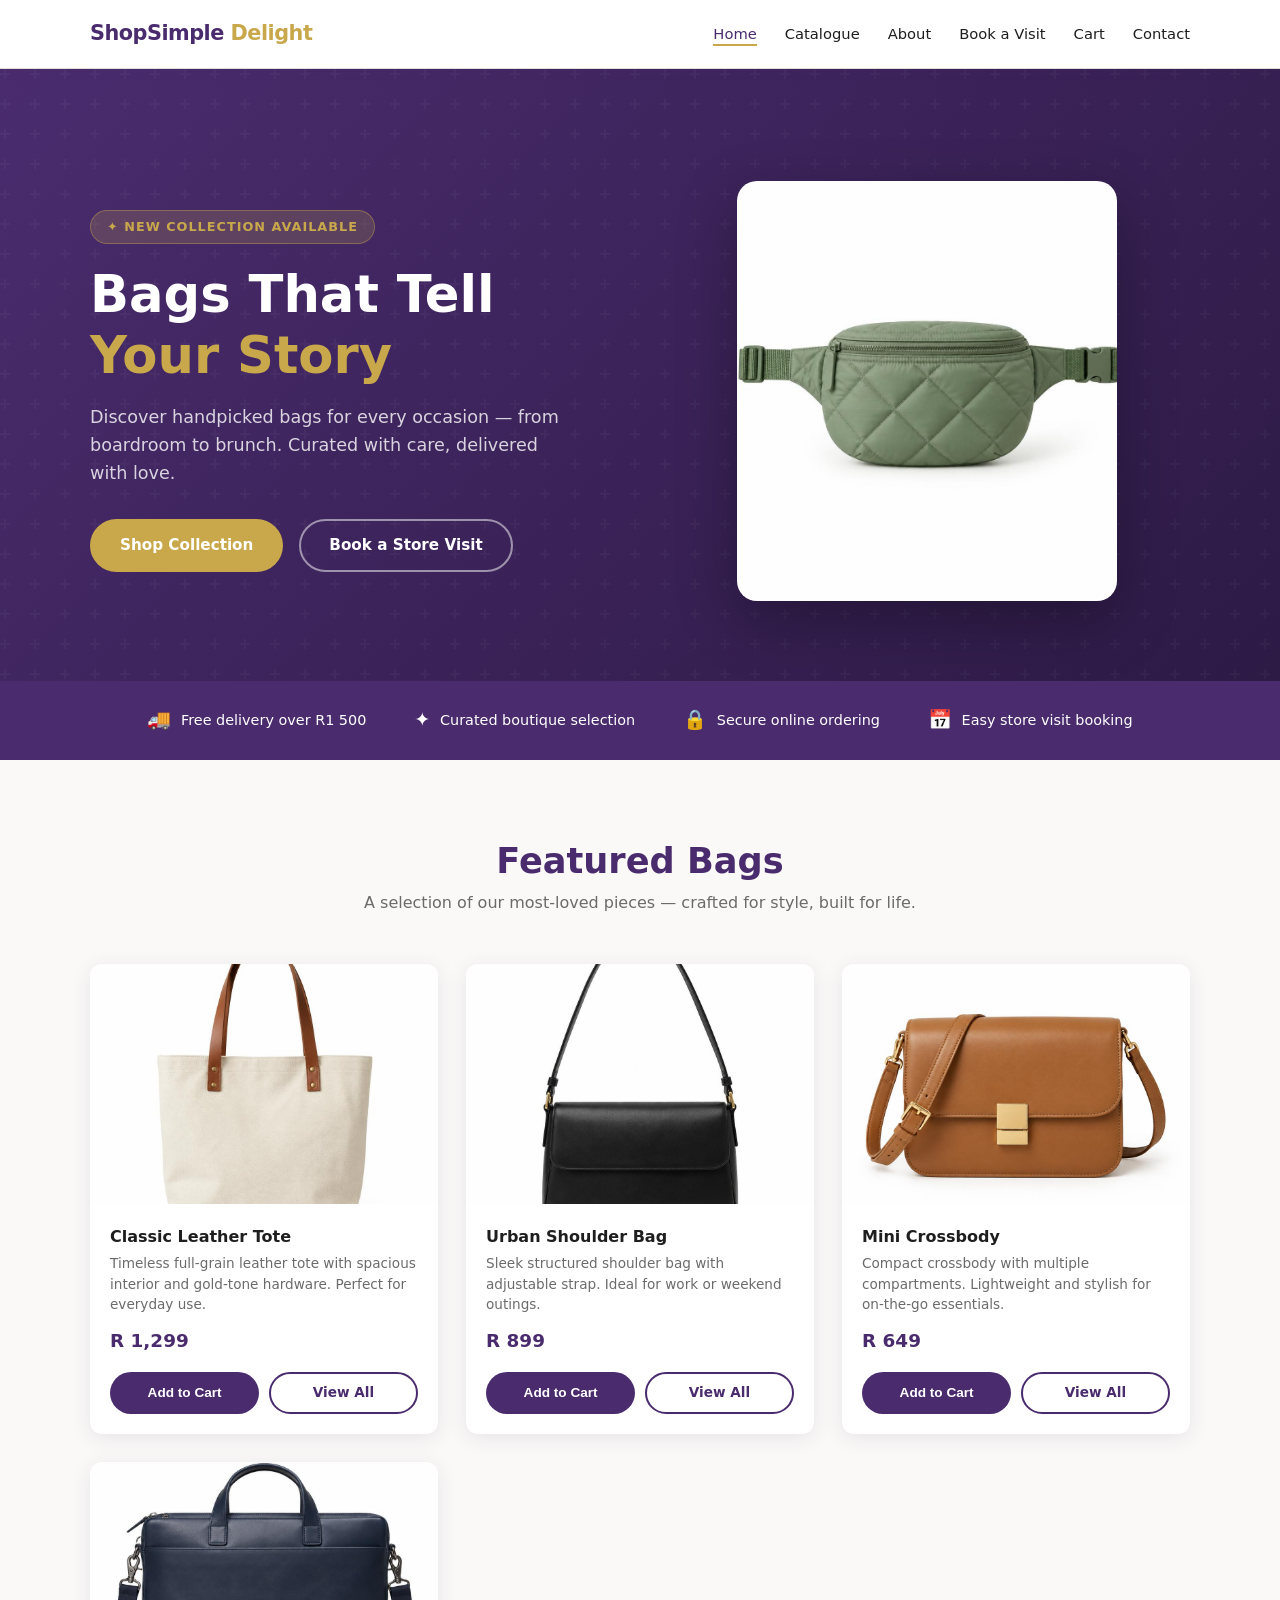
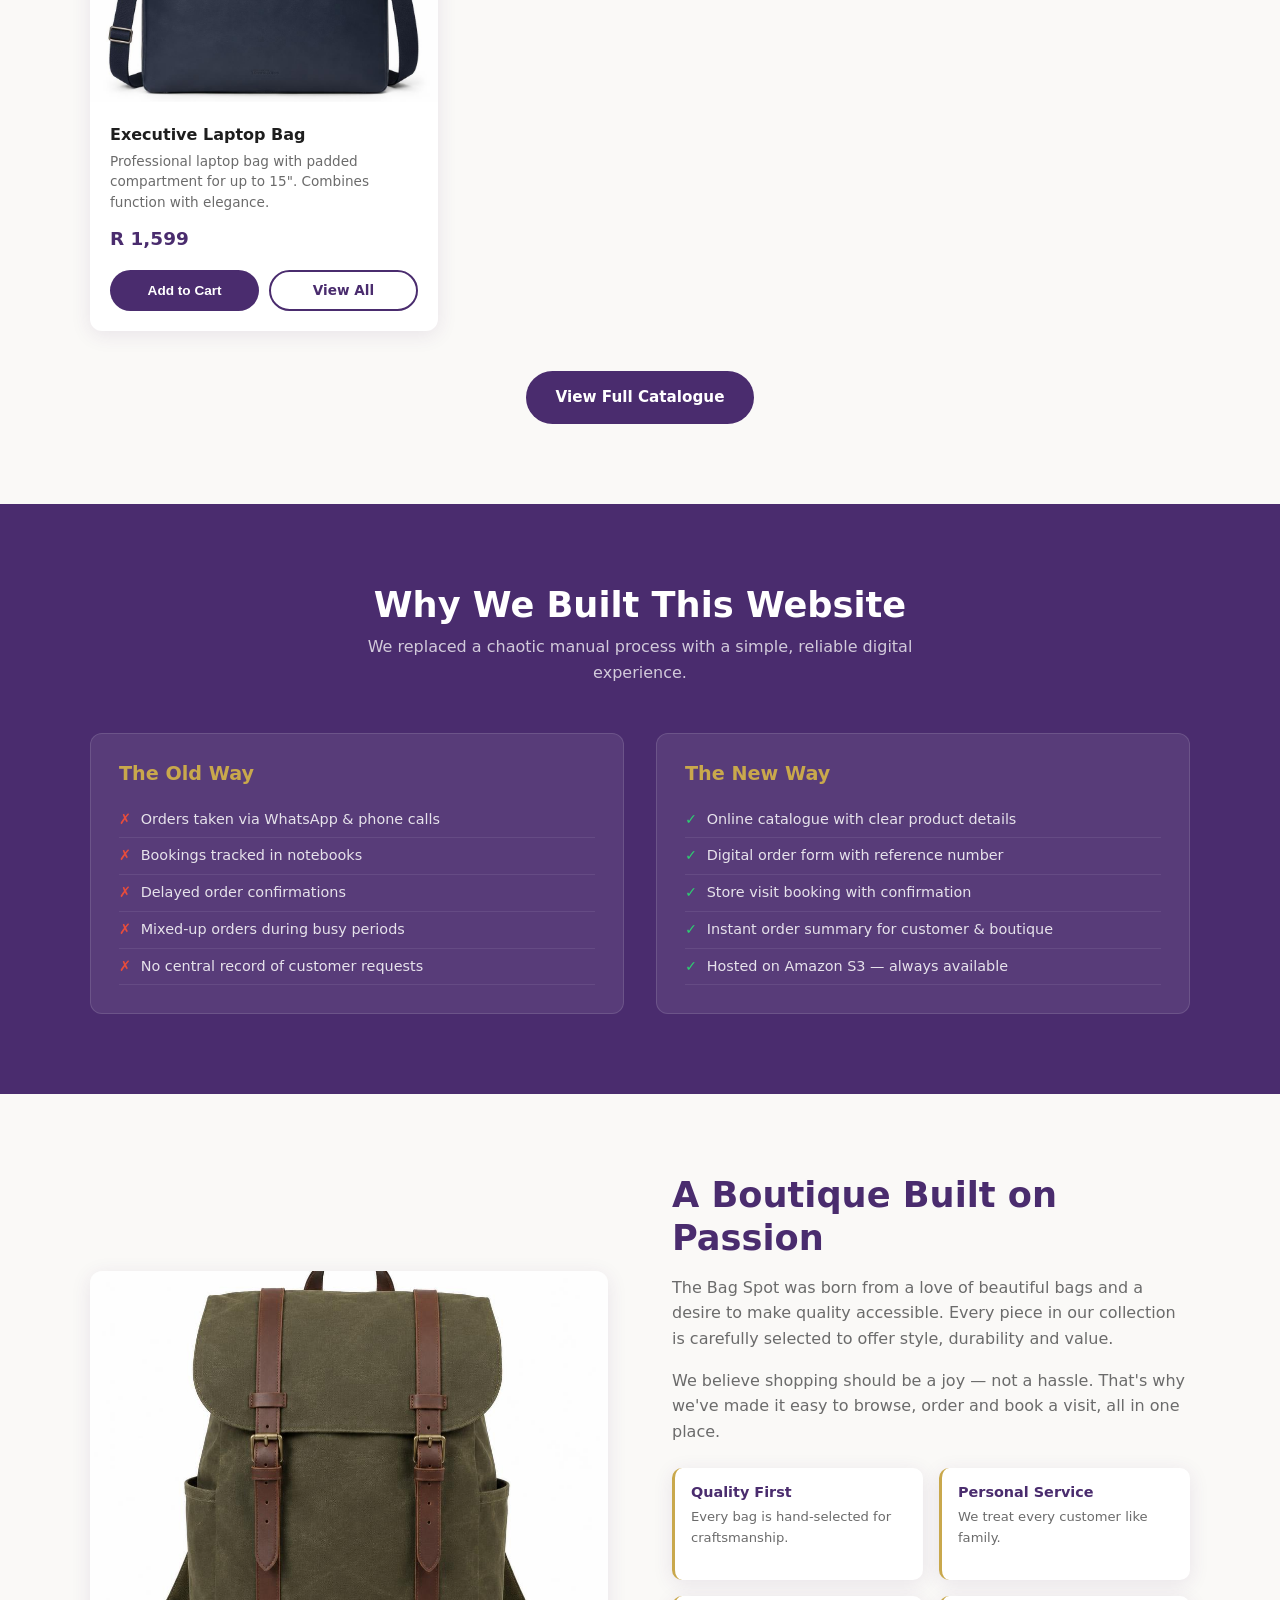
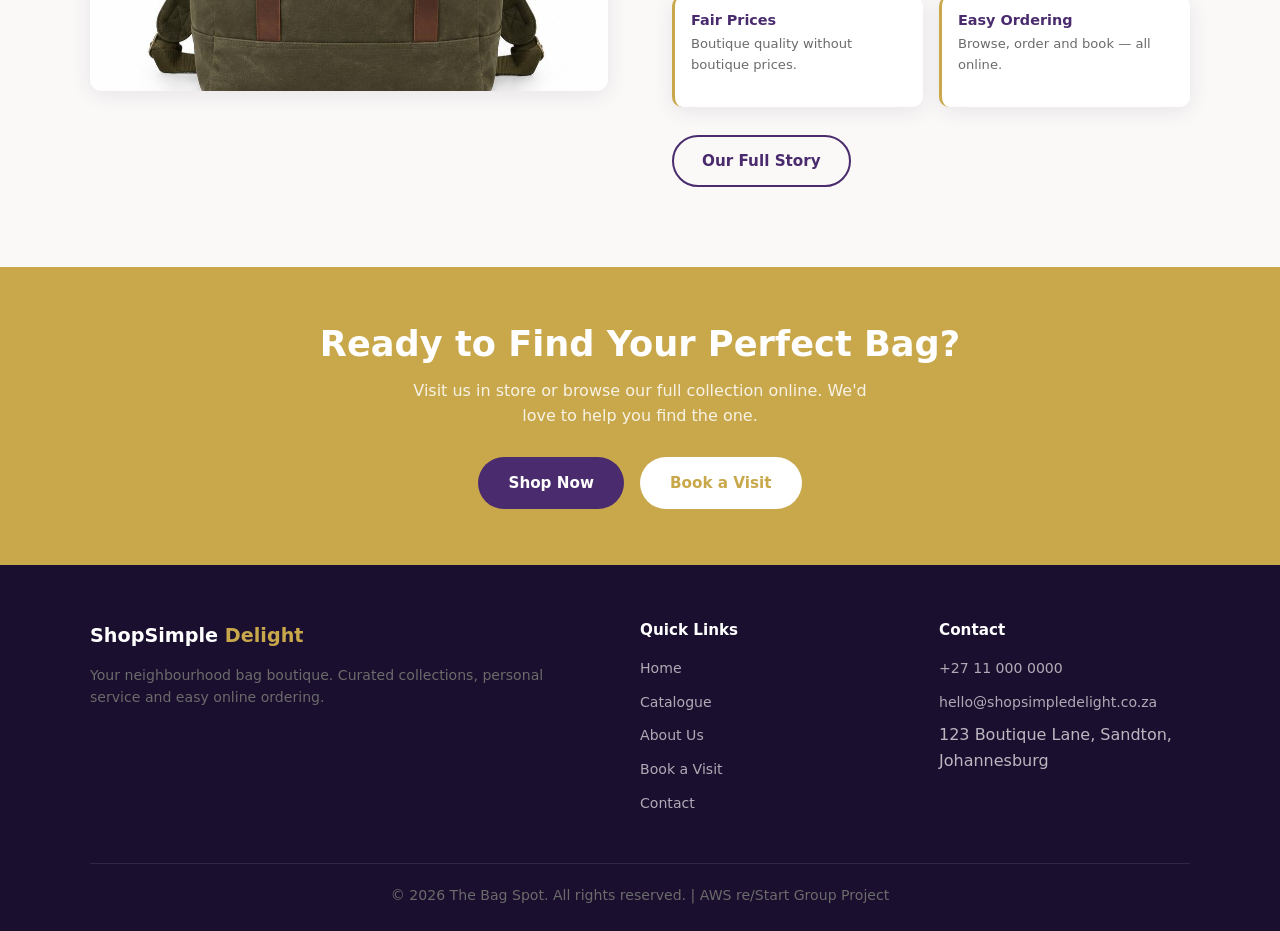
<file: OneDrive/Documents/aws-static-website/index.html>
<!doctype html>
<html lang="en">
  <head>
    <meta charset="UTF-8" />
    <meta name="viewport" content="width=device-width, initial-scale=1.0" />
    <title>The Bag Spot — Bag Boutique</title>
    <link rel="stylesheet" href="css/style.css" />
  </head>
  <body>
    <!-- ===== NAVIGATION ===== -->
    <nav class="navbar">
      <div class="container">
        <a href="index.html" class="nav-brand"
          >ShopSimple <span>Delight</span></a
        >
        <ul class="nav-links">
          <li><a href="index.html">Home</a></li>
          <li><a href="catalogue.html">Catalogue</a></li>
          <li><a href="about.html">About</a></li>
          <li><a href="booking.html">Book a Visit</a></li>
          <li>
            <a href="cart.html" class="cart-link">
              Cart <span class="cart-count" style="display: none">0</span>
            </a>
          </li>
          <li><a href="contact.html">Contact</a></li>
        </ul>
        <button class="nav-toggle" aria-label="Toggle menu">
          <span></span><span></span><span></span>
        </button>
      </div>
    </nav>

    <!-- ===== HERO ===== -->
    <section class="hero">
      <div class="container">
        <div class="hero-content">
          <div class="hero-badge">✦ New Collection Available</div>
          <h1>Bags That Tell <span>Your Story</span></h1>
          <p>
            Discover handpicked bags for every occasion — from boardroom to
            brunch. Curated with care, delivered with love.
          </p>
          <div class="hero-buttons">
            <a href="catalogue.html" class="btn btn-gold">Shop Collection</a>
            <a
              href="booking.html"
              class="btn btn-outline"
              style="color: #fff; border-color: rgba(255, 255, 255, 0.5)"
              >Book a Store Visit</a
            >
          </div>
        </div>
        <div class="hero-image">
          <img
            src="images/bag-belt.jpg"
            alt="The Bag Spot featured bag"
            style="
              width: 380px;
              height: 420px;
              object-fit: cover;
              border-radius: 20px;
              box-shadow: 0 20px 60px rgba(0, 0, 0, 0.3);
            "
          />
        </div>
      </div>
    </section>

    <!-- ===== FEATURES STRIP ===== -->
    <div class="features-strip">
      <div class="container">
        <div class="feature-item">
          <span class="icon">🚚</span> Free delivery over R1 500
        </div>
        <div class="feature-item">
          <span class="icon">✦</span> Curated boutique selection
        </div>
        <div class="feature-item">
          <span class="icon">🔒</span> Secure online ordering
        </div>
        <div class="feature-item">
          <span class="icon">📅</span> Easy store visit booking
        </div>
      </div>
    </div>

    <!-- ===== FEATURED PRODUCTS ===== -->
    <section class="section">
      <div class="container">
        <div class="section-title">
          <h2>Featured Bags</h2>
          <p>
            A selection of our most-loved pieces — crafted for style, built for
            life.
          </p>
        </div>
        <div class="products-grid" id="featured-products"></div>
        <div style="text-align: center; margin-top: 2.5rem">
          <a href="catalogue.html" class="btn btn-primary"
            >View Full Catalogue</a
          >
        </div>
      </div>
    </section>

    <!-- ===== PROBLEM / SOLUTION ===== -->
    <section class="section problem-section">
      <div class="container">
        <div class="section-title">
          <h2>Why We Built This Website</h2>
          <p>
            We replaced a chaotic manual process with a simple, reliable digital
            experience.
          </p>
        </div>
        <div class="problem-grid">
          <div class="problem-card">
            <h3>The Old Way</h3>
            <ul>
              <li>Orders taken via WhatsApp &amp; phone calls</li>
              <li>Bookings tracked in notebooks</li>
              <li>Delayed order confirmations</li>
              <li>Mixed-up orders during busy periods</li>
              <li>No central record of customer requests</li>
            </ul>
          </div>
          <div class="solution-card">
            <h3>The New Way</h3>
            <ul>
              <li>Online catalogue with clear product details</li>
              <li>Digital order form with reference number</li>
              <li>Store visit booking with confirmation</li>
              <li>Instant order summary for customer &amp; boutique</li>
              <li>Hosted on Amazon S3 — always available</li>
            </ul>
          </div>
        </div>
      </div>
    </section>

    <!-- ===== ABOUT SNIPPET ===== -->
    <section class="section">
      <div class="container">
        <div class="about-grid">
          <div class="about-image-wrap">
            <img
              src="images/bag-backpack.jpg"
              alt="The Bag Spot boutique"
              style="
                width: 100%;
                height: 420px;
                object-fit: cover;
                display: block;
              "
            />
          </div>
          <div class="about-content">
            <h2>A Boutique Built on Passion</h2>
            <p>
              The Bag Spot was born from a love of beautiful bags and a desire
              to make quality accessible. Every piece in our collection is
              carefully selected to offer style, durability and value.
            </p>
            <p>
              We believe shopping should be a joy — not a hassle. That's why
              we've made it easy to browse, order and book a visit, all in one
              place.
            </p>
            <div class="about-values">
              <div class="value-item">
                <h4>Quality First</h4>
                <p>Every bag is hand-selected for craftsmanship.</p>
              </div>
              <div class="value-item">
                <h4>Personal Service</h4>
                <p>We treat every customer like family.</p>
              </div>
              <div class="value-item">
                <h4>Fair Prices</h4>
                <p>Boutique quality without boutique prices.</p>
              </div>
              <div class="value-item">
                <h4>Easy Ordering</h4>
                <p>Browse, order and book — all online.</p>
              </div>
            </div>
            <div style="margin-top: 1.75rem">
              <a href="about.html" class="btn btn-outline">Our Full Story</a>
            </div>
          </div>
        </div>
      </div>
    </section>

    <!-- ===== CTA BANNER ===== -->
    <section
      style="background: var(--gold); padding: 3.5rem 0; text-align: center"
    >
      <div class="container">
        <h2 style="color: #fff; margin-bottom: 0.75rem">
          Ready to Find Your Perfect Bag?
        </h2>
        <p
          style="
            color: rgba(255, 255, 255, 0.85);
            margin-bottom: 1.75rem;
            max-width: 480px;
            margin-left: auto;
            margin-right: auto;
          "
        >
          Visit us in store or browse our full collection online. We'd love to
          help you find the one.
        </p>
        <div
          style="
            display: flex;
            gap: 1rem;
            justify-content: center;
            flex-wrap: wrap;
          "
        >
          <a href="catalogue.html" class="btn btn-primary">Shop Now</a>
          <a
            href="booking.html"
            class="btn"
            style="background: #fff; color: var(--gold)"
            >Book a Visit</a
          >
        </div>
      </div>
    </section>

    <!-- ===== FOOTER ===== -->
    <footer class="footer">
      <div class="container">
        <div class="footer-grid">
          <div>
            <div class="footer-brand">ShopSimple <span>Delight</span></div>
            <p>
              Your neighbourhood bag boutique. Curated collections, personal
              service and easy online ordering.
            </p>
          </div>
          <div>
            <h4>Quick Links</h4>
            <ul class="footer-links">
              <li><a href="index.html">Home</a></li>
              <li><a href="catalogue.html">Catalogue</a></li>
              <li><a href="about.html">About Us</a></li>
              <li><a href="booking.html">Book a Visit</a></li>
              <li><a href="contact.html">Contact</a></li>
            </ul>
          </div>
          <div>
            <h4>Contact</h4>
            <ul class="footer-links">
              <li><a href="tel:+27110000000">+27 11 000 0000</a></li>
              <li>
                <a href="mailto:hello@shopsimpledelight.co.za"
                  >hello@shopsimpledelight.co.za</a
                >
              </li>
              <li>123 Boutique Lane, Sandton, Johannesburg</li>
            </ul>
          </div>
        </div>
        <div class="footer-bottom">
          <p>
            &copy; 2026 The Bag Spot. All rights reserved. | AWS re/Start Group
            Project
          </p>
        </div>
      </div>
    </footer>

    <script src="js/products.js"></script>
    <script src="js/cart.js"></script>
    <script src="js/main.js"></script>
    <script>
      // Render 4 featured products on the home page
      document.addEventListener("DOMContentLoaded", function () {
        const container = document.getElementById("featured-products");
        const featured = PRODUCTS.slice(0, 4);
        container.innerHTML = featured
          .map(function (p) {
            return `
          <div class="product-card">
            ${buildProductImage(p, "product-image")}
            <div class="product-info">
              <div class="product-name">${p.name}</div>
              <div class="product-desc">${p.description}</div>
              <div class="product-price">${formatPrice(p.price)}</div>
              <div class="product-actions">
                <button class="btn btn-primary btn-sm" onclick="addToCart(${p.id})">Add to Cart</button>
                <a href="catalogue.html" class="btn btn-outline btn-sm">View All</a>
              </div>
            </div>
          </div>`;
          })
          .join("");
      });
    </script>
  </body>
</html>
</file>
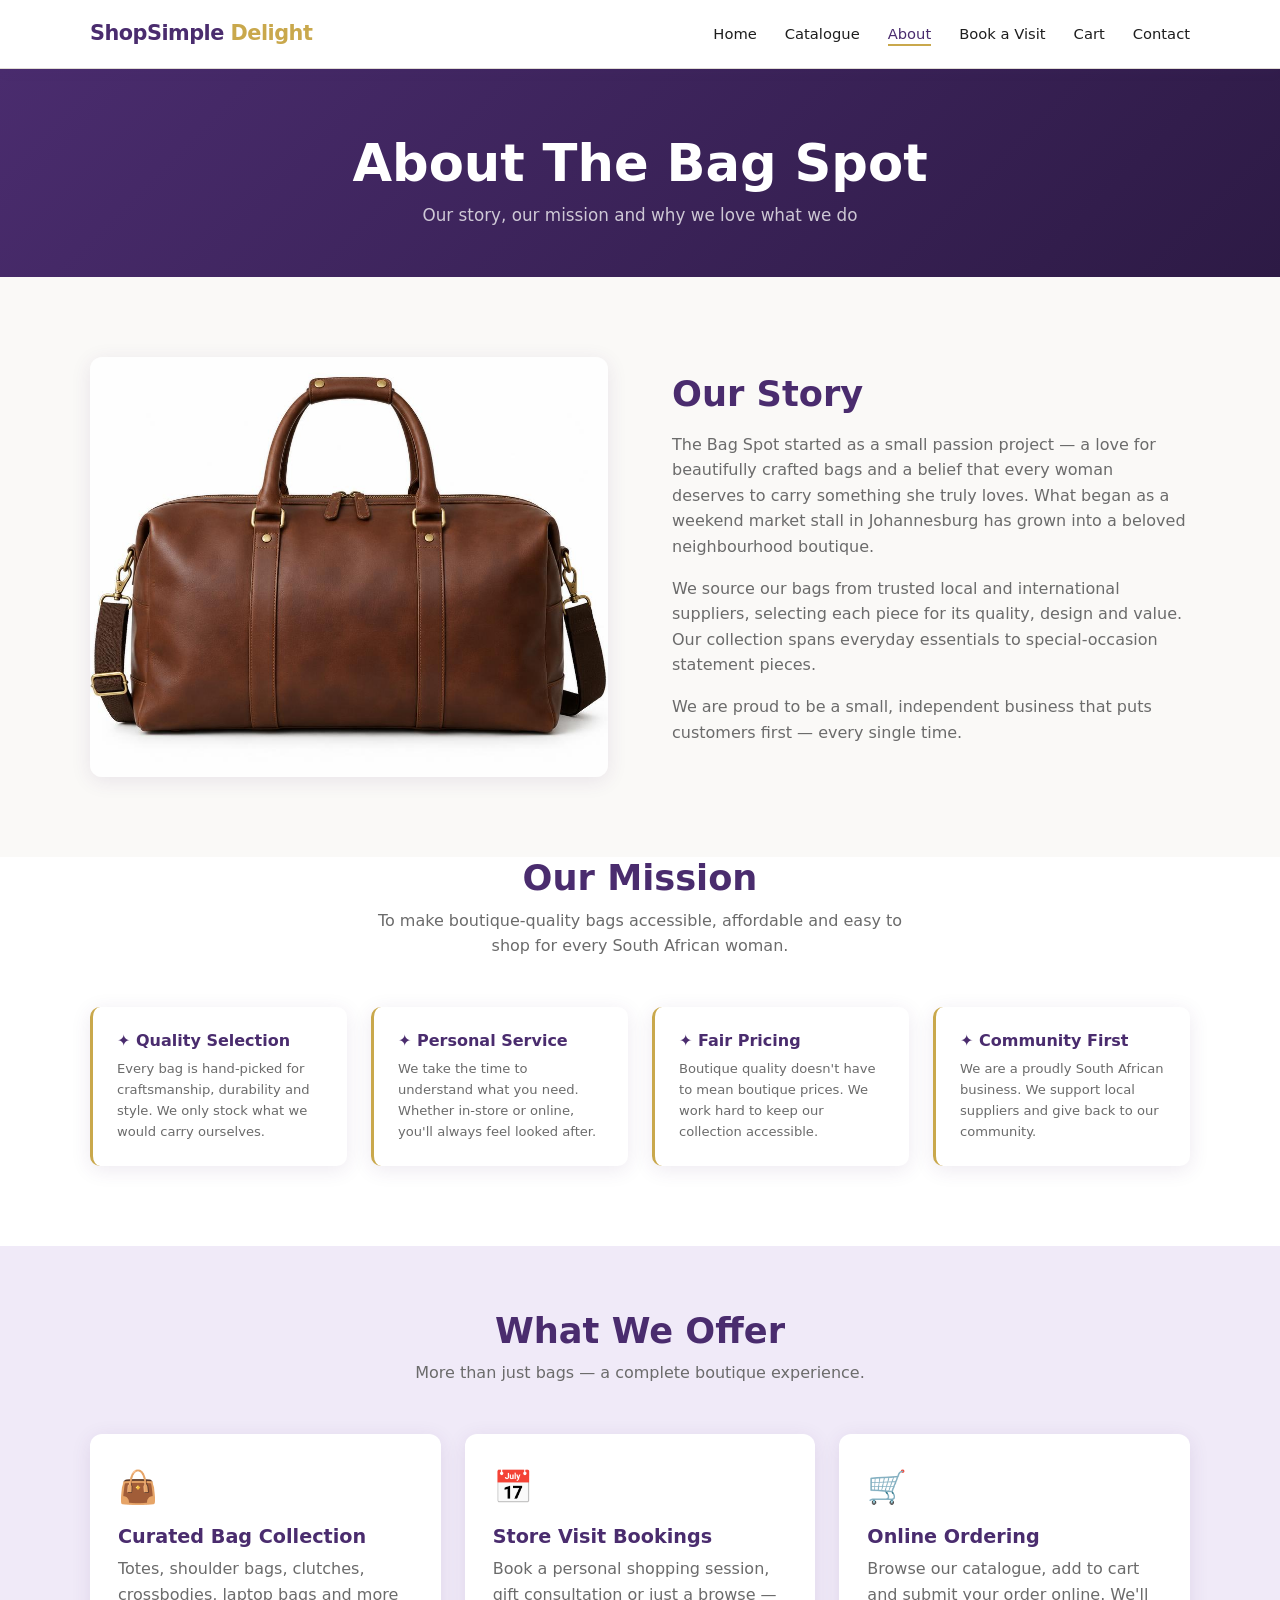
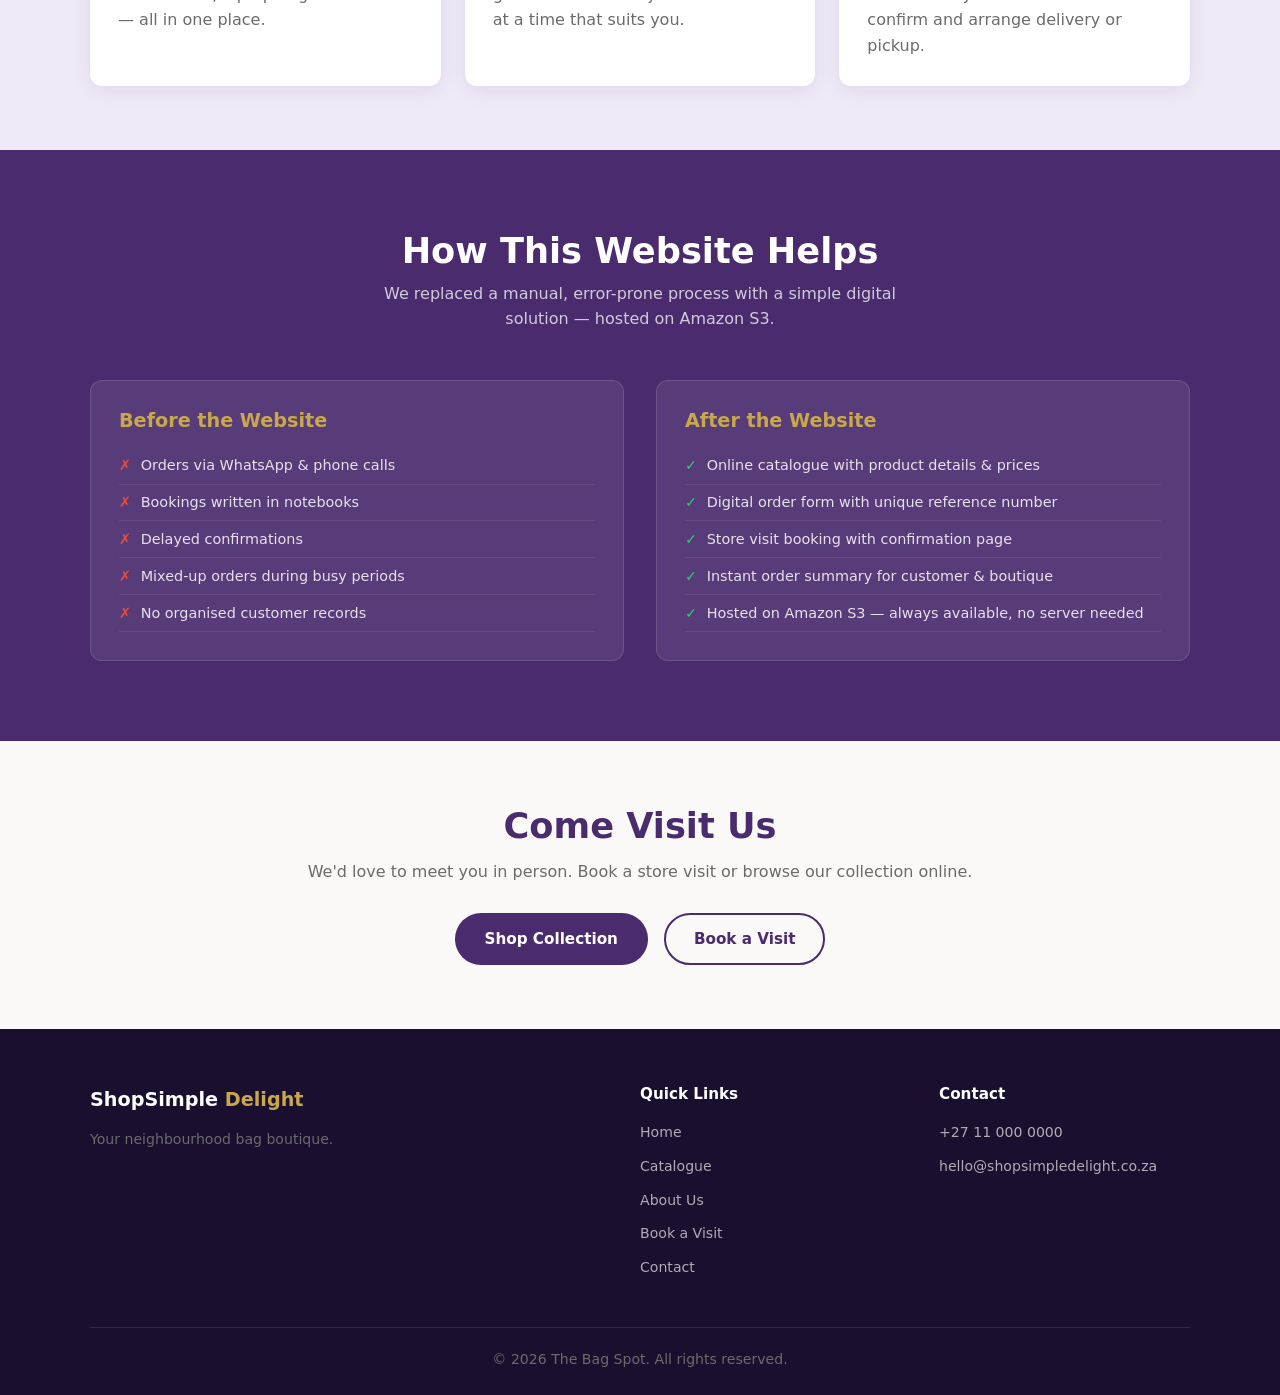
<file: OneDrive/Documents/aws-static-website/about.html>
<!doctype html>
<html lang="en">
  <head>
    <meta charset="UTF-8" />
    <meta name="viewport" content="width=device-width, initial-scale=1.0" />
    <title>About Us — The Bag Spot</title>
    <link rel="stylesheet" href="css/style.css" />
  </head>
  <body>
    <!-- ===== NAVIGATION ===== -->
    <nav class="navbar">
      <div class="container">
        <a href="index.html" class="nav-brand"
          >ShopSimple <span>Delight</span></a
        >
        <ul class="nav-links">
          <li><a href="index.html">Home</a></li>
          <li><a href="catalogue.html">Catalogue</a></li>
          <li><a href="about.html">About</a></li>
          <li><a href="booking.html">Book a Visit</a></li>
          <li>
            <a href="cart.html" class="cart-link">
              Cart <span class="cart-count" style="display: none">0</span>
            </a>
          </li>
          <li><a href="contact.html">Contact</a></li>
        </ul>
        <button class="nav-toggle" aria-label="Toggle menu">
          <span></span><span></span><span></span>
        </button>
      </div>
    </nav>

    <!-- ===== PAGE HEADER ===== -->
    <div class="page-header">
      <div class="container">
        <h1>About The Bag Spot</h1>
        <p>Our story, our mission and why we love what we do</p>
      </div>
    </div>

    <!-- ===== STORY ===== -->
    <section class="section">
      <div class="container">
        <div class="about-grid">
          <div class="about-image-wrap">
            <img
              src="images/bag-duffel.jpg"
              alt="The Bag Spot boutique"
              style="
                width: 100%;
                height: 420px;
                object-fit: cover;
                display: block;
              "
            />
          </div>
          <div class="about-content">
            <h2>Our Story</h2>
            <p>
              The Bag Spot started as a small passion project — a love for
              beautifully crafted bags and a belief that every woman deserves to
              carry something she truly loves. What began as a weekend market
              stall in Johannesburg has grown into a beloved neighbourhood
              boutique.
            </p>
            <p>
              We source our bags from trusted local and international suppliers,
              selecting each piece for its quality, design and value. Our
              collection spans everyday essentials to special-occasion statement
              pieces.
            </p>
            <p>
              We are proud to be a small, independent business that puts
              customers first — every single time.
            </p>
          </div>
        </div>
      </div>
    </section>

    <!-- ===== MISSION ===== -->
    <section class="section" style="background: var(--white); padding-top: 0">
      <div class="container">
        <div class="section-title">
          <h2>Our Mission</h2>
          <p>
            To make boutique-quality bags accessible, affordable and easy to
            shop for every South African woman.
          </p>
        </div>
        <div
          style="
            display: grid;
            grid-template-columns: repeat(auto-fit, minmax(220px, 1fr));
            gap: 1.5rem;
            margin-top: 1rem;
          "
        >
          <div class="value-item" style="padding: 1.5rem">
            <h4 style="font-size: 1rem; margin-bottom: 0.5rem">
              ✦ Quality Selection
            </h4>
            <p>
              Every bag is hand-picked for craftsmanship, durability and style.
              We only stock what we would carry ourselves.
            </p>
          </div>
          <div class="value-item" style="padding: 1.5rem">
            <h4 style="font-size: 1rem; margin-bottom: 0.5rem">
              ✦ Personal Service
            </h4>
            <p>
              We take the time to understand what you need. Whether in-store or
              online, you'll always feel looked after.
            </p>
          </div>
          <div class="value-item" style="padding: 1.5rem">
            <h4 style="font-size: 1rem; margin-bottom: 0.5rem">
              ✦ Fair Pricing
            </h4>
            <p>
              Boutique quality doesn't have to mean boutique prices. We work
              hard to keep our collection accessible.
            </p>
          </div>
          <div class="value-item" style="padding: 1.5rem">
            <h4 style="font-size: 1rem; margin-bottom: 0.5rem">
              ✦ Community First
            </h4>
            <p>
              We are a proudly South African business. We support local
              suppliers and give back to our community.
            </p>
          </div>
        </div>
      </div>
    </section>

    <!-- ===== WHAT WE OFFER ===== -->
    <section class="section" style="background: #f0eaf8; padding: 4rem 0">
      <div class="container">
        <div class="section-title">
          <h2>What We Offer</h2>
          <p>More than just bags — a complete boutique experience.</p>
        </div>
        <div
          style="
            display: grid;
            grid-template-columns: repeat(auto-fit, minmax(260px, 1fr));
            gap: 1.5rem;
          "
        >
          <div
            style="
              background: var(--white);
              border-radius: var(--radius);
              padding: 1.75rem;
              box-shadow: var(--shadow);
            "
          >
            <div style="font-size: 2rem; margin-bottom: 0.75rem">👜</div>
            <h3 style="color: var(--purple); margin-bottom: 0.5rem">
              Curated Bag Collection
            </h3>
            <p>
              Totes, shoulder bags, clutches, crossbodies, laptop bags and more
              — all in one place.
            </p>
          </div>
          <div
            style="
              background: var(--white);
              border-radius: var(--radius);
              padding: 1.75rem;
              box-shadow: var(--shadow);
            "
          >
            <div style="font-size: 2rem; margin-bottom: 0.75rem">📅</div>
            <h3 style="color: var(--purple); margin-bottom: 0.5rem">
              Store Visit Bookings
            </h3>
            <p>
              Book a personal shopping session, gift consultation or just a
              browse — at a time that suits you.
            </p>
          </div>
          <div
            style="
              background: var(--white);
              border-radius: var(--radius);
              padding: 1.75rem;
              box-shadow: var(--shadow);
            "
          >
            <div style="font-size: 2rem; margin-bottom: 0.75rem">🛒</div>
            <h3 style="color: var(--purple); margin-bottom: 0.5rem">
              Online Ordering
            </h3>
            <p>
              Browse our catalogue, add to cart and submit your order online.
              We'll confirm and arrange delivery or pickup.
            </p>
          </div>
        </div>
      </div>
    </section>

    <!-- ===== DIGITAL SOLUTION ===== -->
    <section class="section problem-section">
      <div class="container">
        <div class="section-title">
          <h2>How This Website Helps</h2>
          <p>
            We replaced a manual, error-prone process with a simple digital
            solution — hosted on Amazon S3.
          </p>
        </div>
        <div class="problem-grid">
          <div class="problem-card">
            <h3>Before the Website</h3>
            <ul>
              <li>Orders via WhatsApp &amp; phone calls</li>
              <li>Bookings written in notebooks</li>
              <li>Delayed confirmations</li>
              <li>Mixed-up orders during busy periods</li>
              <li>No organised customer records</li>
            </ul>
          </div>
          <div class="solution-card">
            <h3>After the Website</h3>
            <ul>
              <li>Online catalogue with product details &amp; prices</li>
              <li>Digital order form with unique reference number</li>
              <li>Store visit booking with confirmation page</li>
              <li>Instant order summary for customer &amp; boutique</li>
              <li>Hosted on Amazon S3 — always available, no server needed</li>
            </ul>
          </div>
        </div>
      </div>
    </section>

    <!-- ===== CTA ===== -->
    <section style="padding: 4rem 0; text-align: center">
      <div class="container">
        <h2 style="color: var(--purple); margin-bottom: 0.75rem">
          Come Visit Us
        </h2>
        <p style="margin-bottom: 1.75rem">
          We'd love to meet you in person. Book a store visit or browse our
          collection online.
        </p>
        <div
          style="
            display: flex;
            gap: 1rem;
            justify-content: center;
            flex-wrap: wrap;
          "
        >
          <a href="catalogue.html" class="btn btn-primary">Shop Collection</a>
          <a href="booking.html" class="btn btn-outline">Book a Visit</a>
        </div>
      </div>
    </section>

    <!-- ===== FOOTER ===== -->
    <footer class="footer">
      <div class="container">
        <div class="footer-grid">
          <div>
            <div class="footer-brand">ShopSimple <span>Delight</span></div>
            <p>Your neighbourhood bag boutique.</p>
          </div>
          <div>
            <h4>Quick Links</h4>
            <ul class="footer-links">
              <li><a href="index.html">Home</a></li>
              <li><a href="catalogue.html">Catalogue</a></li>
              <li><a href="about.html">About Us</a></li>
              <li><a href="booking.html">Book a Visit</a></li>
              <li><a href="contact.html">Contact</a></li>
            </ul>
          </div>
          <div>
            <h4>Contact</h4>
            <ul class="footer-links">
              <li><a href="tel:+27110000000">+27 11 000 0000</a></li>
              <li>
                <a href="mailto:hello@shopsimpledelight.co.za"
                  >hello@shopsimpledelight.co.za</a
                >
              </li>
            </ul>
          </div>
        </div>
        <div class="footer-bottom">
          <p>&copy; 2026 The Bag Spot. All rights reserved.</p>
        </div>
      </div>
    </footer>

    <script src="js/products.js"></script>
    <script src="js/cart.js"></script>
    <script src="js/main.js"></script>
  </body>
</html>
</file>
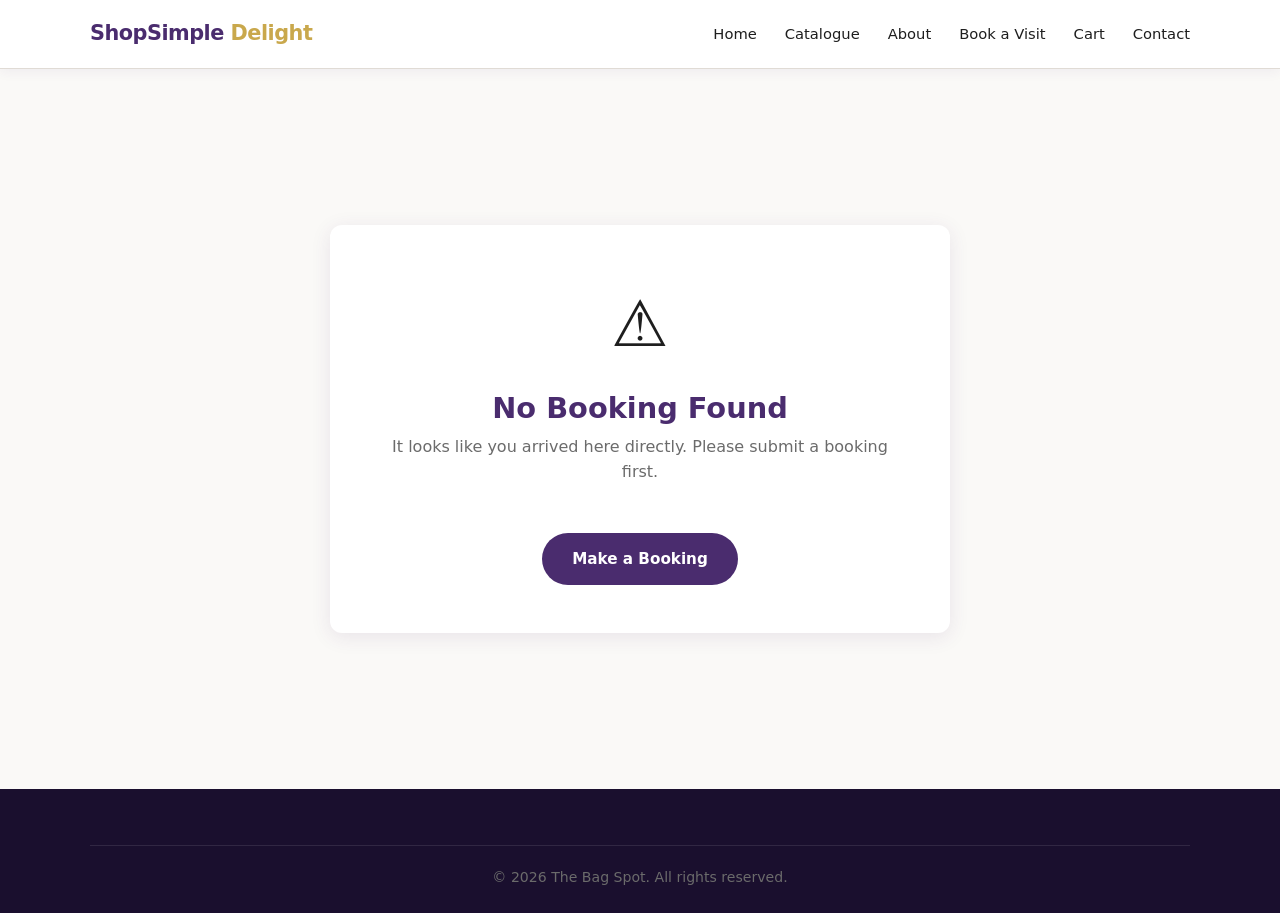
<file: OneDrive/Documents/aws-static-website/booking-confirmation.html>
<!doctype html>
<html lang="en">
  <head>
    <meta charset="UTF-8" />
    <meta name="viewport" content="width=device-width, initial-scale=1.0" />
    <title>Booking Confirmed — The Bag Spot</title>
    <link rel="stylesheet" href="css/style.css" />
  </head>
  <body>
    <!-- ===== NAVIGATION ===== -->
    <nav class="navbar">
      <div class="container">
        <a href="index.html" class="nav-brand"
          >ShopSimple <span>Delight</span></a
        >
        <ul class="nav-links">
          <li><a href="index.html">Home</a></li>
          <li><a href="catalogue.html">Catalogue</a></li>
          <li><a href="about.html">About</a></li>
          <li><a href="booking.html">Book a Visit</a></li>
          <li>
            <a href="cart.html" class="cart-link">
              Cart <span class="cart-count" style="display: none">0</span>
            </a>
          </li>
          <li><a href="contact.html">Contact</a></li>
        </ul>
        <button class="nav-toggle" aria-label="Toggle menu">
          <span></span><span></span><span></span>
        </button>
      </div>
    </nav>

    <!-- ===== CONFIRMATION ===== -->
    <div class="confirmation-page">
      <div class="confirmation-card" id="confirmation-content">
        <!-- Populated by JavaScript -->
        <p>Loading your booking details...</p>
      </div>
    </div>

    <!-- ===== FOOTER ===== -->
    <footer class="footer">
      <div class="container">
        <div class="footer-bottom">
          <p>&copy; 2026 The Bag Spot. All rights reserved.</p>
        </div>
      </div>
    </footer>

    <script src="js/products.js"></script>
    <script src="js/cart.js"></script>
    <script src="js/main.js"></script>
    <script>
      document.addEventListener("DOMContentLoaded", function () {
        const card = document.getElementById("confirmation-content");

        // Read booking data saved by booking.js
        let booking;
        try {
          booking = JSON.parse(sessionStorage.getItem("ssd_booking"));
        } catch (e) {
          booking = null;
        }

        if (!booking) {
          card.innerHTML = `
          <div class="confirmation-icon">⚠️</div>
          <h1>No Booking Found</h1>
          <p>It looks like you arrived here directly. Please submit a booking first.</p>
          <a href="booking.html" class="btn btn-primary" style="margin-top:1rem">Make a Booking</a>`;
          return;
        }

        // Format the date nicely
        const dateObj = new Date(booking.date + "T00:00:00");
        const formattedDate = dateObj.toLocaleDateString("en-ZA", {
          weekday: "long",
          year: "numeric",
          month: "long",
          day: "numeric",
        });

        // Format time to 12-hour
        const [h, m] = booking.time.split(":");
        const hour12 = h % 12 || 12;
        const ampm = h < 12 ? "AM" : "PM";
        const formattedTime = `${hour12}:${m} ${ampm}`;

        card.innerHTML = `
        <div class="confirmation-icon">✅</div>
        <h1>Booking Request Received!</h1>
        <p>Thank you, <strong>${booking.name}</strong>. Your store visit request has been submitted.</p>

        <div class="ref-badge">${booking.ref}</div>

        <table class="detail-table">
          <tr><td>Name</td><td>${booking.name}</td></tr>
          <tr><td>Email</td><td>${booking.email}</td></tr>
          <tr><td>Phone</td><td>${booking.phone}</td></tr>
          <tr><td>Date</td><td>${formattedDate}</td></tr>
          <tr><td>Time</td><td>${formattedTime}</td></tr>
          <tr><td>Number of People</td><td>${booking.people}</td></tr>
          <tr><td>Reason for Visit</td><td>${booking.reason}</td></tr>
          ${booking.message ? `<tr><td>Message</td><td>${booking.message}</td></tr>` : ""}
        </table>

        <div class="notice-box">
          <p>📞 <strong>What happens next?</strong> The The Bag Spot team will contact you within 24 hours to confirm your visit. Please keep your booking reference number safe.</p>
        </div>

        <div style="display:flex;gap:1rem;justify-content:center;flex-wrap:wrap">
          <a href="index.html" class="btn btn-primary">Back to Home</a>
          <a href="catalogue.html" class="btn btn-outline">Browse Catalogue</a>
        </div>`;
      });
    </script>
  </body>
</html>
</file>
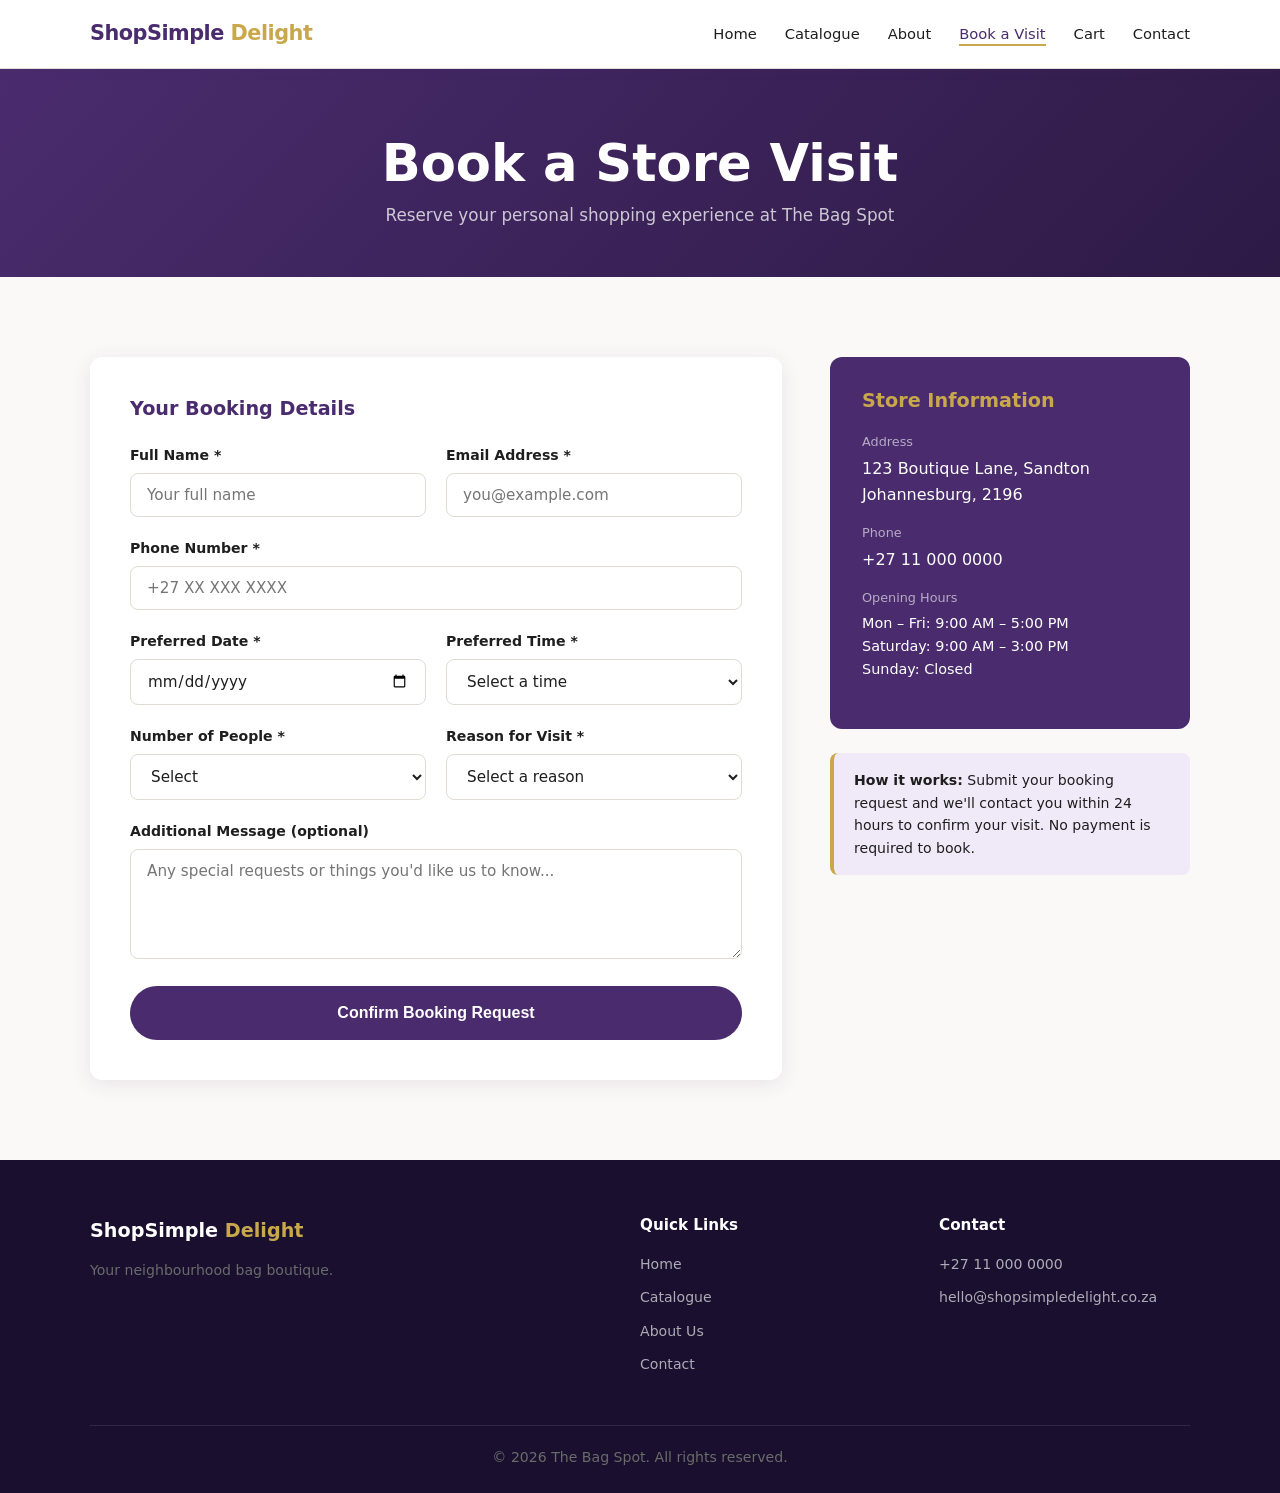
<file: OneDrive/Documents/aws-static-website/booking.html>
<!doctype html>
<html lang="en">
  <head>
    <meta charset="UTF-8" />
    <meta name="viewport" content="width=device-width, initial-scale=1.0" />
    <title>Book a Store Visit — The Bag Spot</title>
    <link rel="stylesheet" href="css/style.css" />
  </head>
  <body>
    <!-- ===== NAVIGATION ===== -->
    <nav class="navbar">
      <div class="container">
        <a href="index.html" class="nav-brand"
          >ShopSimple <span>Delight</span></a
        >
        <ul class="nav-links">
          <li><a href="index.html">Home</a></li>
          <li><a href="catalogue.html">Catalogue</a></li>
          <li><a href="about.html">About</a></li>
          <li><a href="booking.html">Book a Visit</a></li>
          <li>
            <a href="cart.html" class="cart-link">
              Cart <span class="cart-count" style="display: none">0</span>
            </a>
          </li>
          <li><a href="contact.html">Contact</a></li>
        </ul>
        <button class="nav-toggle" aria-label="Toggle menu">
          <span></span><span></span><span></span>
        </button>
      </div>
    </nav>

    <!-- ===== PAGE HEADER ===== -->
    <div class="page-header">
      <div class="container">
        <h1>Book a Store Visit</h1>
        <p>Reserve your personal shopping experience at The Bag Spot</p>
      </div>
    </div>

    <!-- ===== BOOKING FORM ===== -->
    <section class="section">
      <div class="container">
        <div
          style="
            display: grid;
            grid-template-columns: 1fr 360px;
            gap: 3rem;
            align-items: start;
          "
          class="booking-layout"
        >
          <!-- Form -->
          <div class="form-card">
            <h3 style="color: var(--purple); margin-bottom: 1.5rem">
              Your Booking Details
            </h3>
            <form id="booking-form" novalidate>
              <div class="form-row">
                <div class="form-group">
                  <label for="full-name">Full Name *</label>
                  <input
                    type="text"
                    id="full-name"
                    placeholder="Your full name"
                  />
                  <span class="field-error" id="full-name-error"></span>
                </div>
                <div class="form-group">
                  <label for="email">Email Address *</label>
                  <input
                    type="email"
                    id="email"
                    placeholder="you@example.com"
                  />
                  <span class="field-error" id="email-error"></span>
                </div>
              </div>

              <div class="form-group">
                <label for="phone">Phone Number *</label>
                <input type="tel" id="phone" placeholder="+27 XX XXX XXXX" />
                <span class="field-error" id="phone-error"></span>
              </div>

              <div class="form-row">
                <div class="form-group">
                  <label for="visit-date">Preferred Date *</label>
                  <input type="date" id="visit-date" />
                  <span class="field-error" id="visit-date-error"></span>
                </div>
                <div class="form-group">
                  <label for="visit-time">Preferred Time *</label>
                  <select id="visit-time">
                    <option value="">Select a time</option>
                    <option value="09:00">09:00 AM</option>
                    <option value="10:00">10:00 AM</option>
                    <option value="11:00">11:00 AM</option>
                    <option value="12:00">12:00 PM</option>
                    <option value="13:00">01:00 PM</option>
                    <option value="14:00">02:00 PM</option>
                    <option value="15:00">03:00 PM</option>
                    <option value="16:00">04:00 PM</option>
                  </select>
                  <span class="field-error" id="visit-time-error"></span>
                </div>
              </div>

              <div class="form-row">
                <div class="form-group">
                  <label for="num-people">Number of People *</label>
                  <select id="num-people">
                    <option value="">Select</option>
                    <option value="1">1 person</option>
                    <option value="2">2 people</option>
                    <option value="3">3 people</option>
                    <option value="4">4 people</option>
                    <option value="5+">5 or more</option>
                  </select>
                  <span class="field-error" id="num-people-error"></span>
                </div>
                <div class="form-group">
                  <label for="visit-reason">Reason for Visit *</label>
                  <select id="visit-reason">
                    <option value="">Select a reason</option>
                    <option value="Personal Shopping">Personal Shopping</option>
                    <option value="Gift Consultation">Gift Consultation</option>
                    <option value="View New Collection">
                      View New Collection
                    </option>
                    <option value="General Store Visit">
                      General Store Visit
                    </option>
                  </select>
                  <span class="field-error" id="visit-reason-error"></span>
                </div>
              </div>

              <div class="form-group">
                <label for="message">Additional Message (optional)</label>
                <textarea
                  id="message"
                  placeholder="Any special requests or things you'd like us to know..."
                ></textarea>
              </div>

              <button
                type="submit"
                class="btn btn-primary"
                style="width: 100%; padding: 1rem; font-size: 1rem"
              >
                Confirm Booking Request
              </button>
            </form>
          </div>

          <!-- Info sidebar -->
          <div>
            <div
              style="
                background: var(--purple);
                color: #fff;
                border-radius: var(--radius);
                padding: 2rem;
                margin-bottom: 1.5rem;
              "
            >
              <h3 style="color: var(--gold); margin-bottom: 1.25rem">
                Store Information
              </h3>
              <div style="margin-bottom: 1rem">
                <div
                  style="
                    font-size: 0.8rem;
                    color: rgba(255, 255, 255, 0.6);
                    margin-bottom: 0.2rem;
                  "
                >
                  Address
                </div>
                <div>123 Boutique Lane, Sandton<br />Johannesburg, 2196</div>
              </div>
              <div style="margin-bottom: 1rem">
                <div
                  style="
                    font-size: 0.8rem;
                    color: rgba(255, 255, 255, 0.6);
                    margin-bottom: 0.2rem;
                  "
                >
                  Phone
                </div>
                <div>+27 11 000 0000</div>
              </div>
              <div style="margin-bottom: 1rem">
                <div
                  style="
                    font-size: 0.8rem;
                    color: rgba(255, 255, 255, 0.6);
                    margin-bottom: 0.2rem;
                  "
                >
                  Opening Hours
                </div>
                <div style="font-size: 0.9rem">
                  Mon – Fri: 9:00 AM – 5:00 PM<br />
                  Saturday: 9:00 AM – 3:00 PM<br />
                  Sunday: Closed
                </div>
              </div>
            </div>
            <div class="notice-box">
              <p>
                <strong>How it works:</strong> Submit your booking request and
                we'll contact you within 24 hours to confirm your visit. No
                payment is required to book.
              </p>
            </div>
          </div>
        </div>
      </div>
    </section>

    <!-- ===== FOOTER ===== -->
    <footer class="footer">
      <div class="container">
        <div class="footer-grid">
          <div>
            <div class="footer-brand">ShopSimple <span>Delight</span></div>
            <p>Your neighbourhood bag boutique.</p>
          </div>
          <div>
            <h4>Quick Links</h4>
            <ul class="footer-links">
              <li><a href="index.html">Home</a></li>
              <li><a href="catalogue.html">Catalogue</a></li>
              <li><a href="about.html">About Us</a></li>
              <li><a href="contact.html">Contact</a></li>
            </ul>
          </div>
          <div>
            <h4>Contact</h4>
            <ul class="footer-links">
              <li><a href="tel:+27110000000">+27 11 000 0000</a></li>
              <li>
                <a href="mailto:hello@shopsimpledelight.co.za"
                  >hello@shopsimpledelight.co.za</a
                >
              </li>
            </ul>
          </div>
        </div>
        <div class="footer-bottom">
          <p>&copy; 2026 The Bag Spot. All rights reserved.</p>
        </div>
      </div>
    </footer>

    <script src="js/products.js"></script>
    <script src="js/cart.js"></script>
    <script src="js/main.js"></script>
    <script src="js/booking.js"></script>
    <style>
      @media (max-width: 860px) {
        .booking-layout {
          grid-template-columns: 1fr !important;
        }
      }
    </style>
  </body>
</html>
</file>
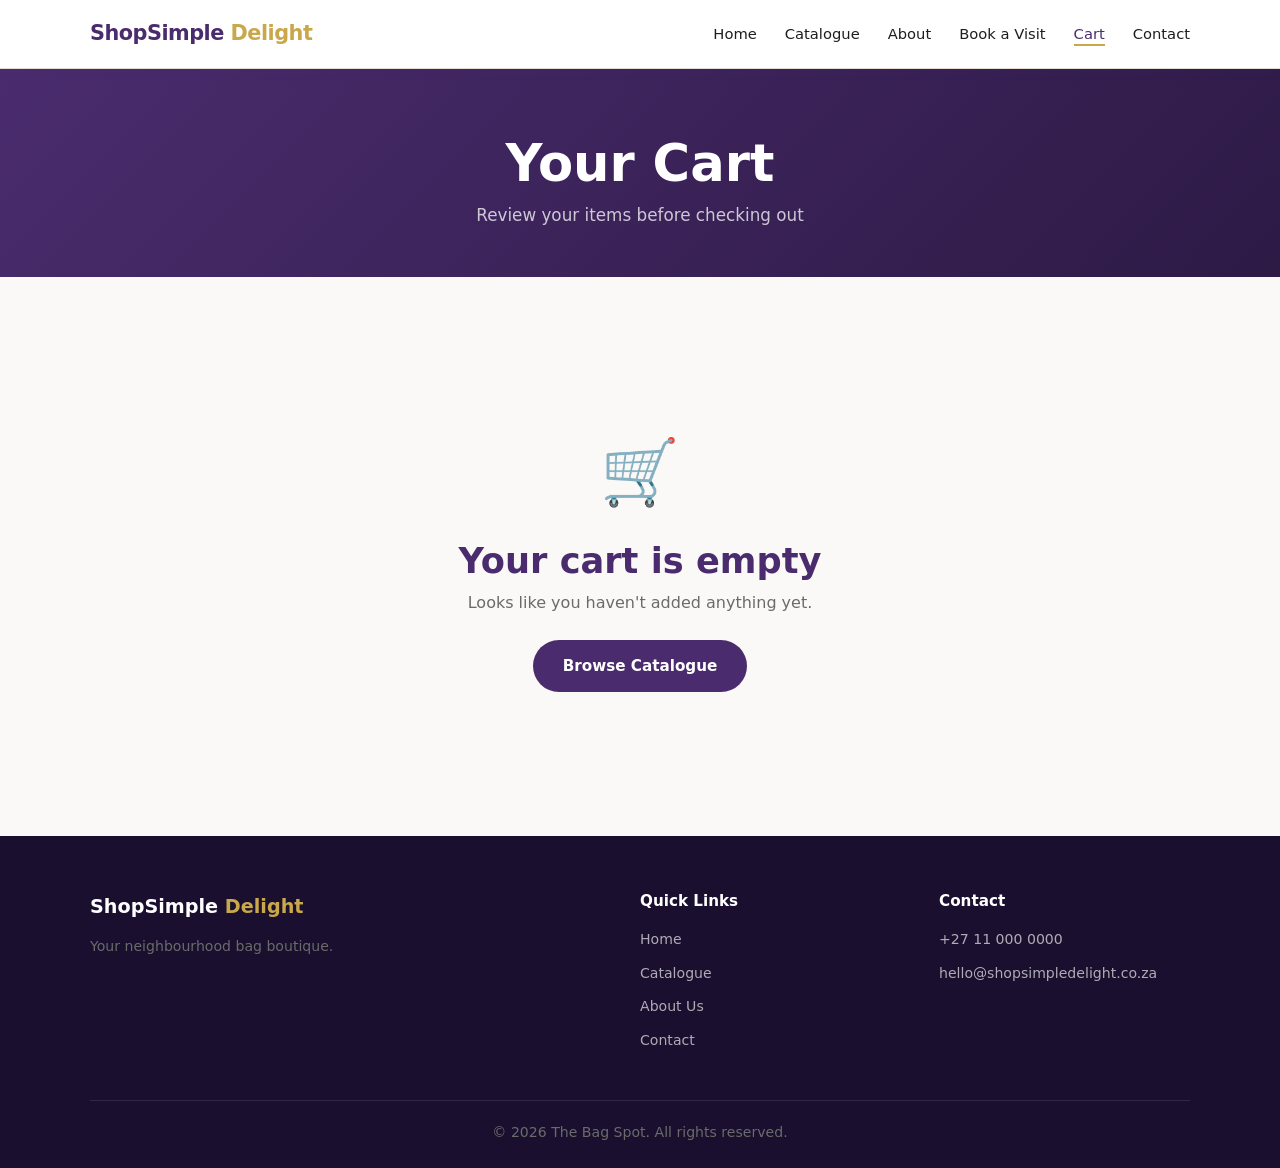
<file: OneDrive/Documents/aws-static-website/cart.html>
<!doctype html>
<html lang="en">
  <head>
    <meta charset="UTF-8" />
    <meta name="viewport" content="width=device-width, initial-scale=1.0" />
    <title>Your Cart — The Bag Spot</title>
    <link rel="stylesheet" href="css/style.css" />
  </head>
  <body>
    <!-- ===== NAVIGATION ===== -->
    <nav class="navbar">
      <div class="container">
        <a href="index.html" class="nav-brand"
          >ShopSimple <span>Delight</span></a
        >
        <ul class="nav-links">
          <li><a href="index.html">Home</a></li>
          <li><a href="catalogue.html">Catalogue</a></li>
          <li><a href="about.html">About</a></li>
          <li><a href="booking.html">Book a Visit</a></li>
          <li>
            <a href="cart.html" class="cart-link">
              Cart <span class="cart-count" style="display: none">0</span>
            </a>
          </li>
          <li><a href="contact.html">Contact</a></li>
        </ul>
        <button class="nav-toggle" aria-label="Toggle menu">
          <span></span><span></span><span></span>
        </button>
      </div>
    </nav>

    <!-- ===== PAGE HEADER ===== -->
    <div class="page-header">
      <div class="container">
        <h1>Your Cart</h1>
        <p>Review your items before checking out</p>
      </div>
    </div>

    <!-- ===== CART ===== -->
    <section class="section">
      <div class="container">
        <div id="cart-container"></div>
      </div>
    </section>

    <!-- ===== FOOTER ===== -->
    <footer class="footer">
      <div class="container">
        <div class="footer-grid">
          <div>
            <div class="footer-brand">ShopSimple <span>Delight</span></div>
            <p>Your neighbourhood bag boutique.</p>
          </div>
          <div>
            <h4>Quick Links</h4>
            <ul class="footer-links">
              <li><a href="index.html">Home</a></li>
              <li><a href="catalogue.html">Catalogue</a></li>
              <li><a href="about.html">About Us</a></li>
              <li><a href="contact.html">Contact</a></li>
            </ul>
          </div>
          <div>
            <h4>Contact</h4>
            <ul class="footer-links">
              <li><a href="tel:+27110000000">+27 11 000 0000</a></li>
              <li>
                <a href="mailto:hello@shopsimpledelight.co.za"
                  >hello@shopsimpledelight.co.za</a
                >
              </li>
            </ul>
          </div>
        </div>
        <div class="footer-bottom">
          <p>&copy; 2026 The Bag Spot. All rights reserved.</p>
        </div>
      </div>
    </footer>

    <script src="js/products.js"></script>
    <script src="js/cart.js"></script>
    <script src="js/main.js"></script>
    <script>
      function renderCart() {
        const container = document.getElementById("cart-container");
        const cart = getCart();

        if (cart.length === 0) {
          container.innerHTML = `
          <div class="cart-empty">
            <div class="empty-icon">🛒</div>
            <h2 style="color:var(--purple);margin-bottom:.5rem">Your cart is empty</h2>
            <p style="margin-bottom:1.5rem">Looks like you haven't added anything yet.</p>
            <a href="catalogue.html" class="btn btn-primary">Browse Catalogue</a>
          </div>`;
          return;
        }

        // Build table rows
        const rows = cart
          .map(function (item) {
            return `
          <tr>
            <td data-label="Product"><span class="cart-item-name">${item.name}</span></td>
            <td data-label="Price">${formatPrice(item.price)}</td>
            <td data-label="Quantity">
              <div class="qty-control">
                <button class="qty-btn" onclick="changeQty(${item.id}, ${item.qty - 1})">−</button>
                <span>${item.qty}</span>
                <button class="qty-btn" onclick="changeQty(${item.id}, ${item.qty + 1})">+</button>
              </div>
            </td>
            <td data-label="Subtotal">${formatPrice(item.price * item.qty)}</td>
            <td data-label="Remove">
              <button class="btn btn-danger btn-sm" onclick="removeItem(${item.id})">Remove</button>
            </td>
          </tr>`;
          })
          .join("");

        container.innerHTML = `
        <div style="overflow-x:auto">
          <table class="cart-table">
            <thead>
              <tr>
                <th>Product</th>
                <th>Price</th>
                <th>Quantity</th>
                <th>Subtotal</th>
                <th></th>
              </tr>
            </thead>
            <tbody>${rows}</tbody>
          </table>
        </div>
        <div class="cart-footer">
          <a href="catalogue.html" class="btn btn-outline">← Continue Shopping</a>
          <div class="cart-totals">
            <div class="total-line">Subtotal (${getCartCount()} items)</div>
            <div class="grand-total">${formatPrice(getCartTotal())}</div>
            <a href="checkout.html" class="btn btn-primary" style="margin-top:.75rem;display:inline-block">Proceed to Checkout →</a>
          </div>
        </div>`;
      }

      function changeQty(id, newQty) {
        updateQty(id, newQty);
        renderCart();
      }

      function removeItem(id) {
        removeFromCart(id);
        renderCart();
      }

      document.addEventListener("DOMContentLoaded", renderCart);
    </script>
  </body>
</html>
</file>
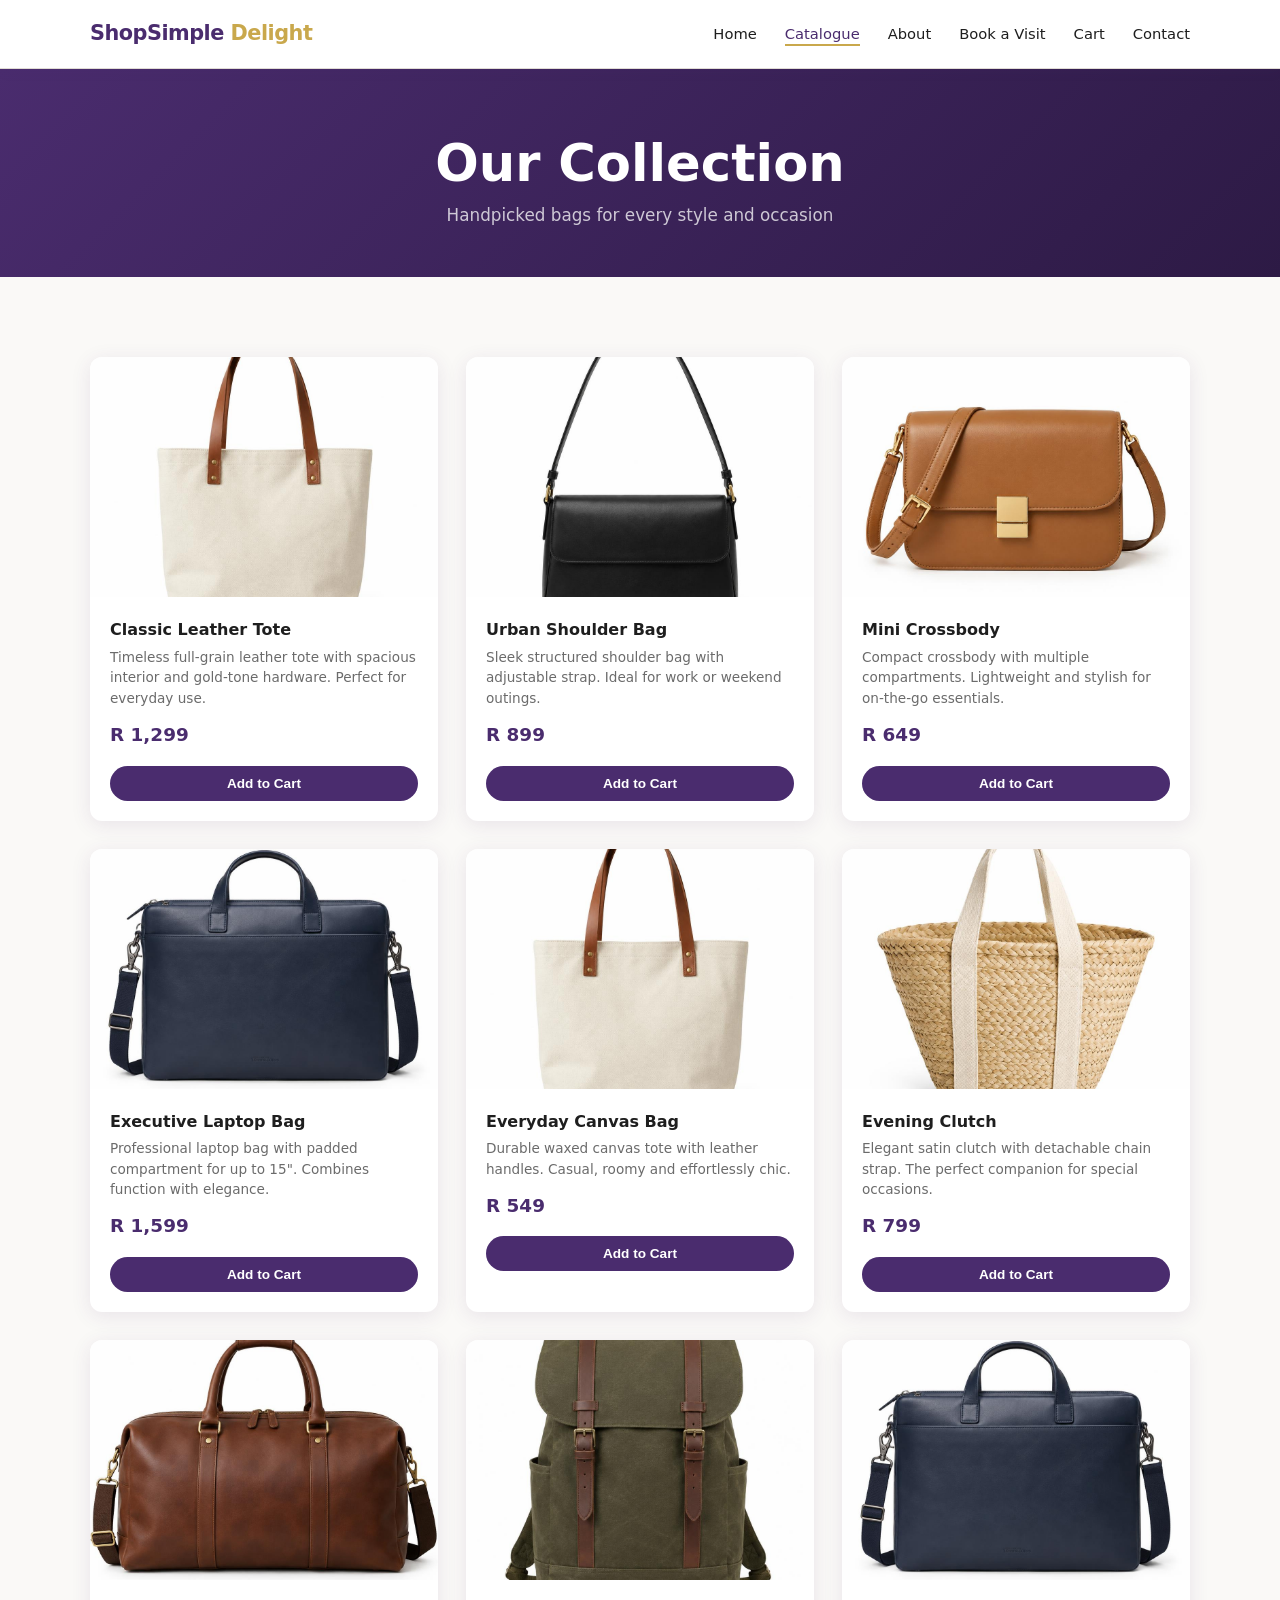
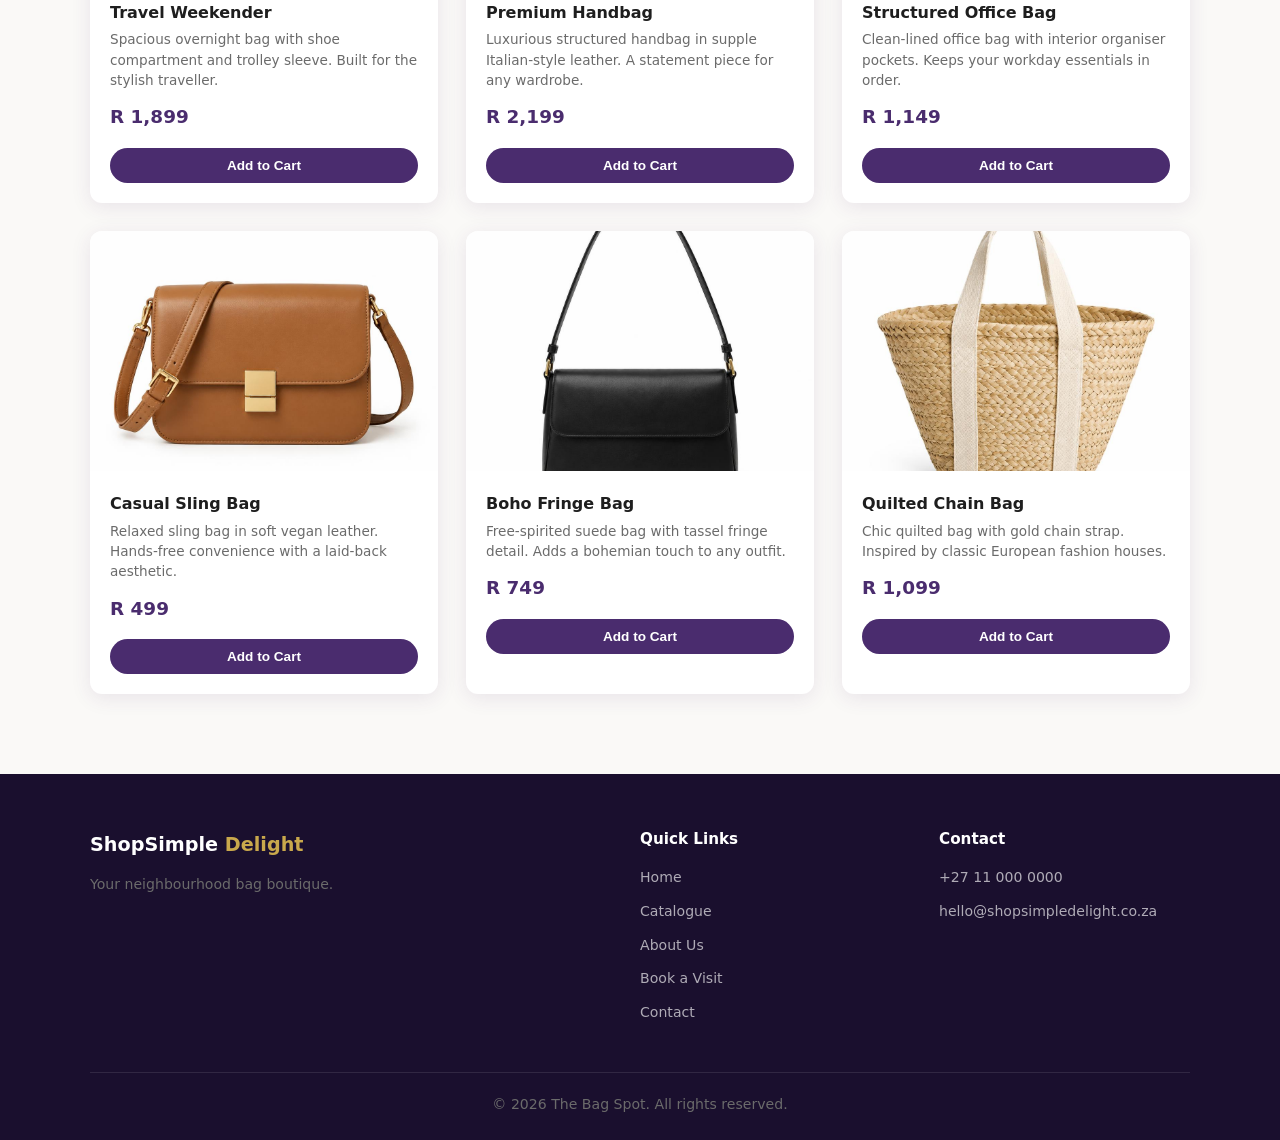
<file: OneDrive/Documents/aws-static-website/catalogue.html>
<!doctype html>
<html lang="en">
  <head>
    <meta charset="UTF-8" />
    <meta name="viewport" content="width=device-width, initial-scale=1.0" />
    <title>Catalogue — The Bag Spot</title>
    <link rel="stylesheet" href="css/style.css" />
  </head>
  <body>
    <!-- ===== NAVIGATION ===== -->
    <nav class="navbar">
      <div class="container">
        <a href="index.html" class="nav-brand"
          >ShopSimple <span>Delight</span></a
        >
        <ul class="nav-links">
          <li><a href="index.html">Home</a></li>
          <li><a href="catalogue.html">Catalogue</a></li>
          <li><a href="about.html">About</a></li>
          <li><a href="booking.html">Book a Visit</a></li>
          <li>
            <a href="cart.html" class="cart-link">
              Cart <span class="cart-count" style="display: none">0</span>
            </a>
          </li>
          <li><a href="contact.html">Contact</a></li>
        </ul>
        <button class="nav-toggle" aria-label="Toggle menu">
          <span></span><span></span><span></span>
        </button>
      </div>
    </nav>

    <!-- ===== PAGE HEADER ===== -->
    <div class="page-header">
      <div class="container">
        <h1>Our Collection</h1>
        <p>Handpicked bags for every style and occasion</p>
      </div>
    </div>

    <!-- ===== CATALOGUE ===== -->
    <section class="section">
      <div class="container">
        <div class="products-grid" id="catalogue-grid"></div>
      </div>
    </section>

    <!-- ===== FOOTER ===== -->
    <footer class="footer">
      <div class="container">
        <div class="footer-grid">
          <div>
            <div class="footer-brand">ShopSimple <span>Delight</span></div>
            <p>Your neighbourhood bag boutique.</p>
          </div>
          <div>
            <h4>Quick Links</h4>
            <ul class="footer-links">
              <li><a href="index.html">Home</a></li>
              <li><a href="catalogue.html">Catalogue</a></li>
              <li><a href="about.html">About Us</a></li>
              <li><a href="booking.html">Book a Visit</a></li>
              <li><a href="contact.html">Contact</a></li>
            </ul>
          </div>
          <div>
            <h4>Contact</h4>
            <ul class="footer-links">
              <li><a href="tel:+27110000000">+27 11 000 0000</a></li>
              <li>
                <a href="mailto:hello@shopsimpledelight.co.za"
                  >hello@shopsimpledelight.co.za</a
                >
              </li>
            </ul>
          </div>
        </div>
        <div class="footer-bottom">
          <p>&copy; 2026 The Bag Spot. All rights reserved.</p>
        </div>
      </div>
    </footer>

    <script src="js/products.js"></script>
    <script src="js/cart.js"></script>
    <script src="js/main.js"></script>
    <script>
      document.addEventListener("DOMContentLoaded", function () {
        const grid = document.getElementById("catalogue-grid");
        grid.innerHTML = PRODUCTS.map(function (p) {
          return `
          <div class="product-card">
            ${buildProductImage(p, "product-image")}
            <div class="product-info">
              <div class="product-name">${p.name}</div>
              <div class="product-desc">${p.description}</div>
              <div class="product-price">${formatPrice(p.price)}</div>
              <div class="product-actions">
                <button class="btn btn-primary btn-sm" onclick="addToCart(${p.id})">Add to Cart</button>
              </div>
            </div>
          </div>`;
        }).join("");
      });
    </script>
  </body>
</html>
</file>
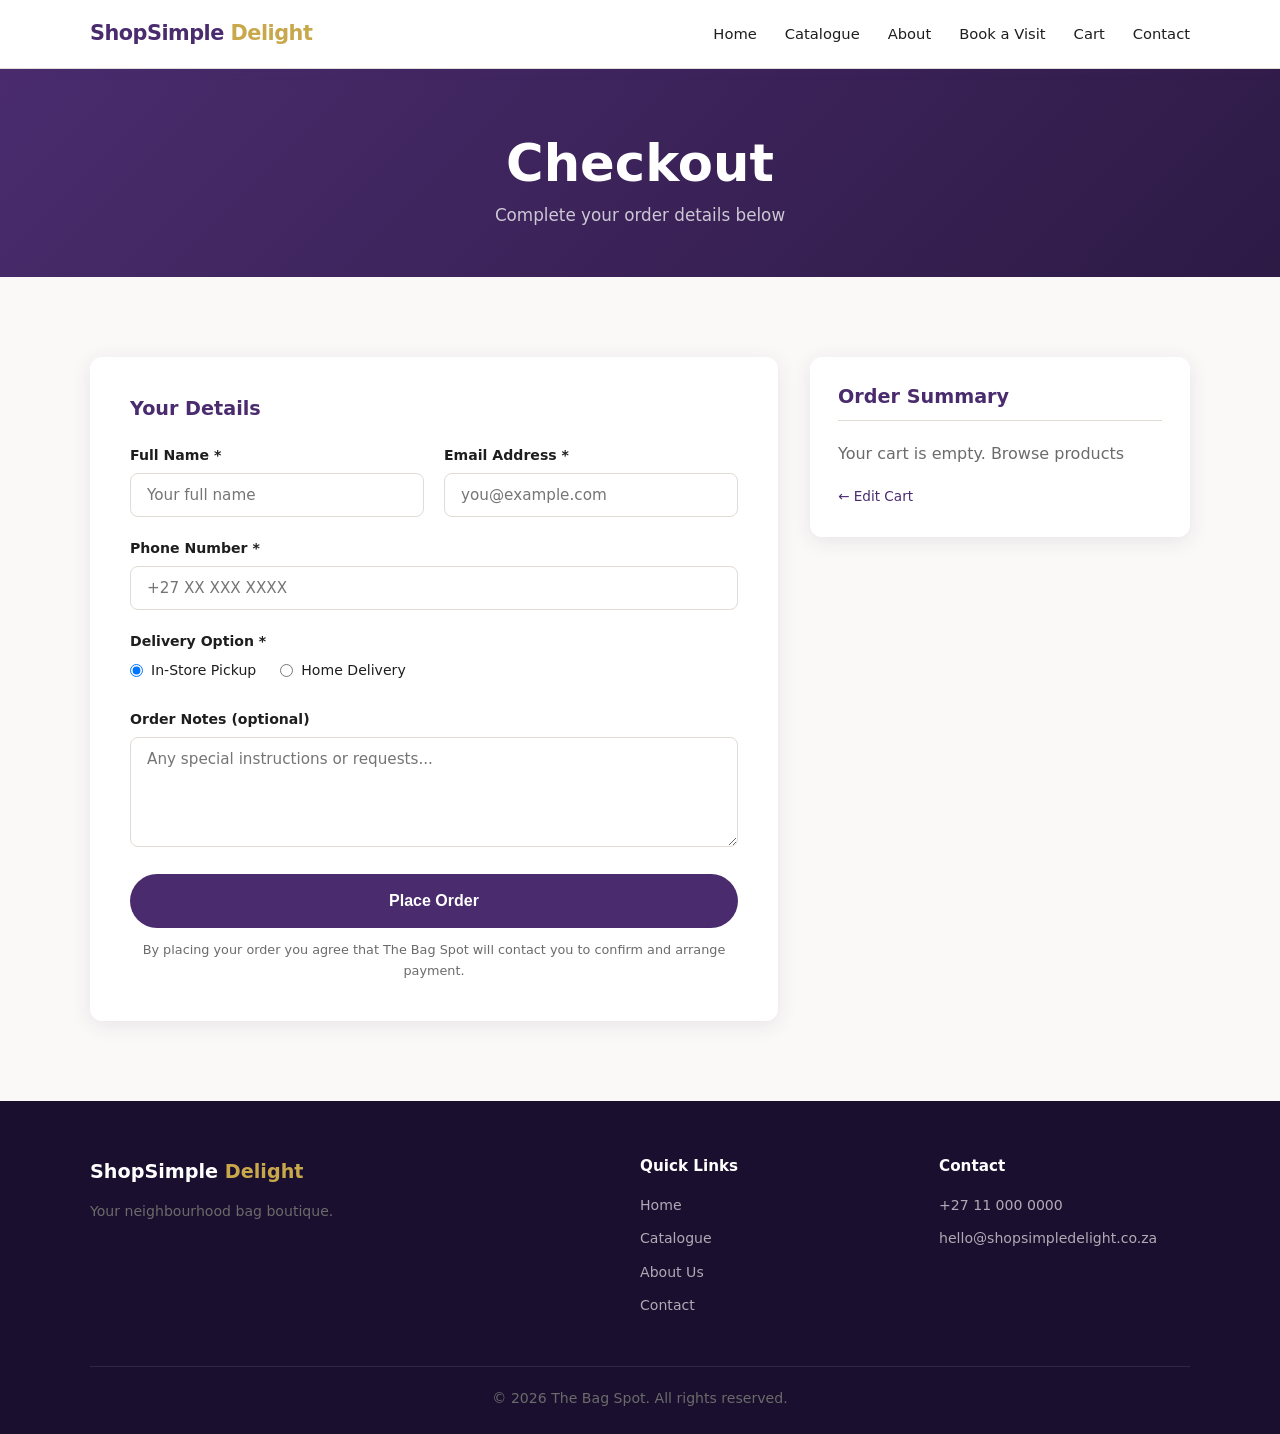
<file: OneDrive/Documents/aws-static-website/checkout.html>
<!doctype html>
<html lang="en">
  <head>
    <meta charset="UTF-8" />
    <meta name="viewport" content="width=device-width, initial-scale=1.0" />
    <title>Checkout — The Bag Spot</title>
    <link rel="stylesheet" href="css/style.css" />
  </head>
  <body>
    <!-- ===== NAVIGATION ===== -->
    <nav class="navbar">
      <div class="container">
        <a href="index.html" class="nav-brand"
          >ShopSimple <span>Delight</span></a
        >
        <ul class="nav-links">
          <li><a href="index.html">Home</a></li>
          <li><a href="catalogue.html">Catalogue</a></li>
          <li><a href="about.html">About</a></li>
          <li><a href="booking.html">Book a Visit</a></li>
          <li>
            <a href="cart.html" class="cart-link">
              Cart <span class="cart-count" style="display: none">0</span>
            </a>
          </li>
          <li><a href="contact.html">Contact</a></li>
        </ul>
        <button class="nav-toggle" aria-label="Toggle menu">
          <span></span><span></span><span></span>
        </button>
      </div>
    </nav>

    <!-- ===== PAGE HEADER ===== -->
    <div class="page-header">
      <div class="container">
        <h1>Checkout</h1>
        <p>Complete your order details below</p>
      </div>
    </div>

    <!-- ===== CHECKOUT ===== -->
    <section class="section">
      <div class="container">
        <div class="checkout-layout">
          <!-- Order Form -->
          <div class="form-card">
            <h3 style="color: var(--purple); margin-bottom: 1.5rem">
              Your Details
            </h3>
            <form id="checkout-form" novalidate>
              <div class="form-row">
                <div class="form-group">
                  <label for="full-name">Full Name *</label>
                  <input
                    type="text"
                    id="full-name"
                    placeholder="Your full name"
                  />
                  <span class="field-error" id="full-name-error"></span>
                </div>
                <div class="form-group">
                  <label for="email">Email Address *</label>
                  <input
                    type="email"
                    id="email"
                    placeholder="you@example.com"
                  />
                  <span class="field-error" id="email-error"></span>
                </div>
              </div>

              <div class="form-group">
                <label for="phone">Phone Number *</label>
                <input type="tel" id="phone" placeholder="+27 XX XXX XXXX" />
                <span class="field-error" id="phone-error"></span>
              </div>

              <div class="form-group">
                <label>Delivery Option *</label>
                <div class="radio-group">
                  <label class="radio-label">
                    <input
                      type="radio"
                      name="fulfillment"
                      value="pickup"
                      checked
                    />
                    In-Store Pickup
                  </label>
                  <label class="radio-label">
                    <input type="radio" name="fulfillment" value="delivery" />
                    Home Delivery
                  </label>
                </div>
              </div>

              <div class="form-group hidden" id="address-group">
                <label for="address">Delivery Address *</label>
                <textarea
                  id="address"
                  placeholder="Street address, suburb, city, postal code"
                  style="min-height: 80px"
                ></textarea>
                <span class="field-error" id="address-error"></span>
              </div>

              <div class="form-group">
                <label for="notes">Order Notes (optional)</label>
                <textarea
                  id="notes"
                  placeholder="Any special instructions or requests..."
                ></textarea>
              </div>

              <button
                type="submit"
                class="btn btn-primary"
                style="width: 100%; padding: 1rem; font-size: 1rem"
              >
                Place Order
              </button>

              <p
                style="
                  font-size: 0.8rem;
                  text-align: center;
                  margin-top: 0.75rem;
                "
              >
                By placing your order you agree that The Bag Spot will contact
                you to confirm and arrange payment.
              </p>
            </form>
          </div>

          <!-- Order Summary -->
          <div class="order-summary-card">
            <h3>Order Summary</h3>
            <div id="checkout-summary">
              <!-- Populated by checkout.js -->
            </div>
            <div style="margin-top: 1rem">
              <a
                href="cart.html"
                style="font-size: 0.85rem; color: var(--purple)"
                >← Edit Cart</a
              >
            </div>
          </div>
        </div>
      </div>
    </section>

    <!-- ===== FOOTER ===== -->
    <footer class="footer">
      <div class="container">
        <div class="footer-grid">
          <div>
            <div class="footer-brand">ShopSimple <span>Delight</span></div>
            <p>Your neighbourhood bag boutique.</p>
          </div>
          <div>
            <h4>Quick Links</h4>
            <ul class="footer-links">
              <li><a href="index.html">Home</a></li>
              <li><a href="catalogue.html">Catalogue</a></li>
              <li><a href="about.html">About Us</a></li>
              <li><a href="contact.html">Contact</a></li>
            </ul>
          </div>
          <div>
            <h4>Contact</h4>
            <ul class="footer-links">
              <li><a href="tel:+27110000000">+27 11 000 0000</a></li>
              <li>
                <a href="mailto:hello@shopsimpledelight.co.za"
                  >hello@shopsimpledelight.co.za</a
                >
              </li>
            </ul>
          </div>
        </div>
        <div class="footer-bottom">
          <p>&copy; 2026 The Bag Spot. All rights reserved.</p>
        </div>
      </div>
    </footer>

    <script src="js/products.js"></script>
    <script src="js/cart.js"></script>
    <script src="js/main.js"></script>
    <script src="js/checkout.js"></script>
  </body>
</html>
</file>
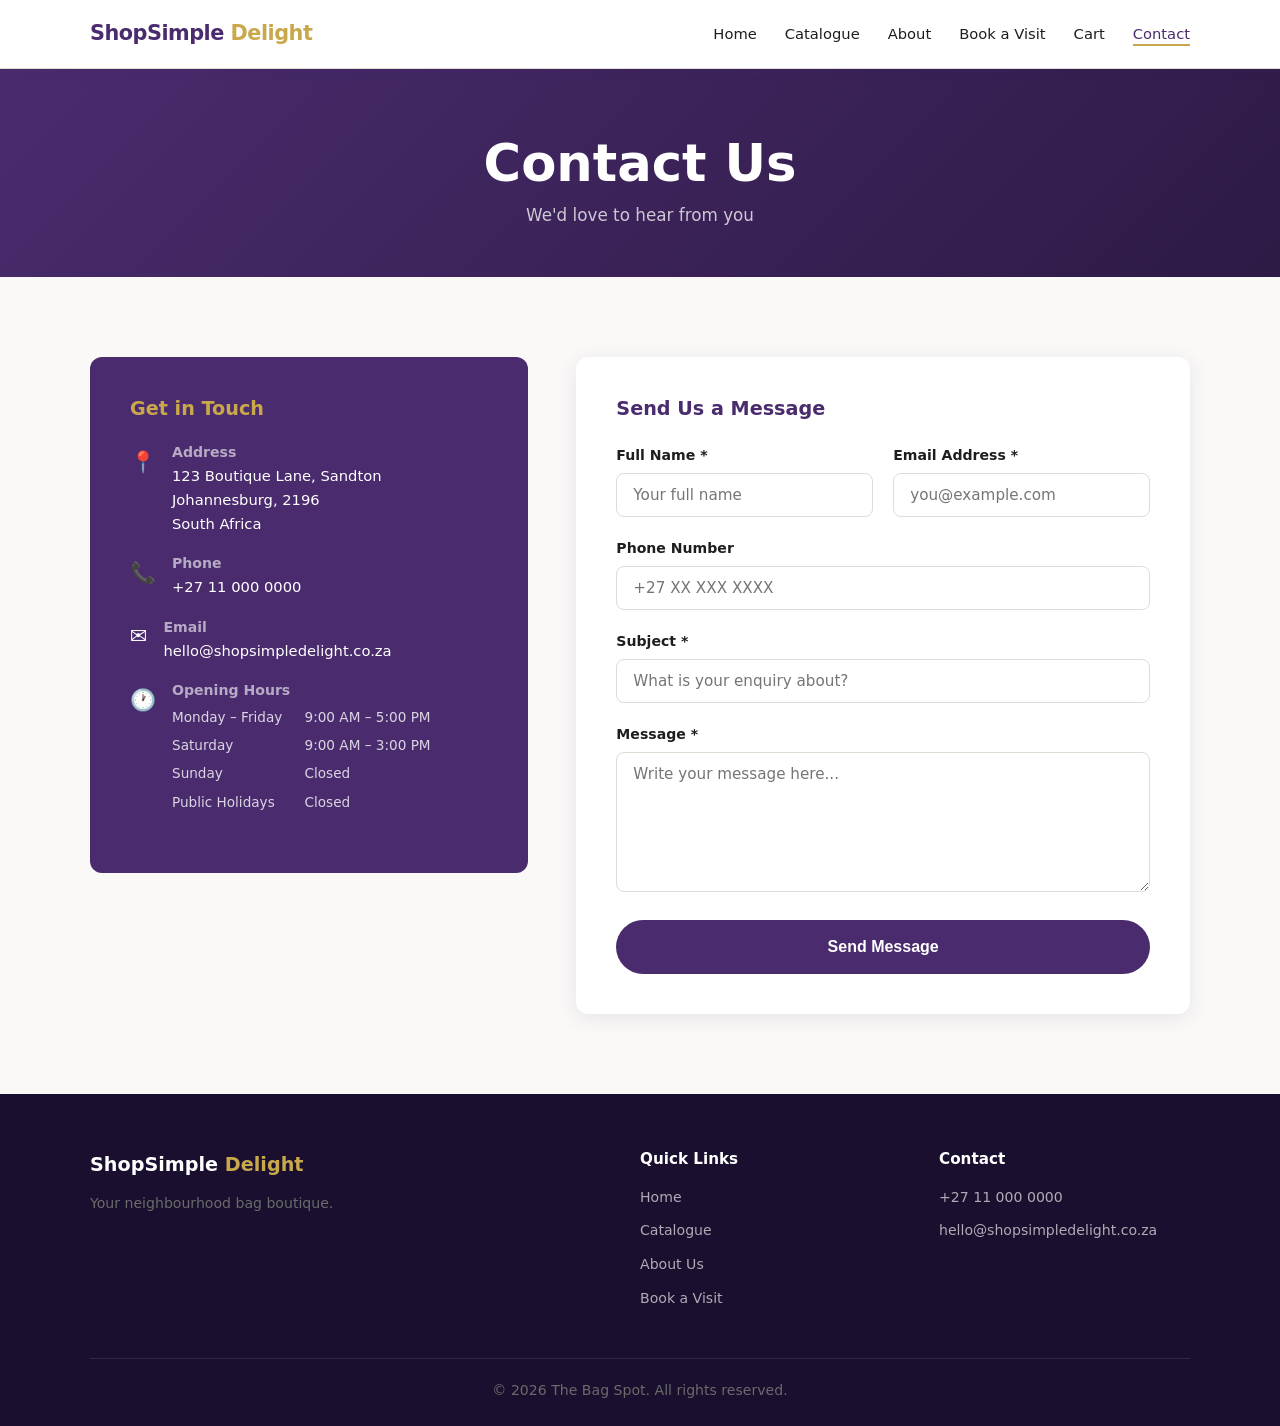
<file: OneDrive/Documents/aws-static-website/contact.html>
<!doctype html>
<html lang="en">
  <head>
    <meta charset="UTF-8" />
    <meta name="viewport" content="width=device-width, initial-scale=1.0" />
    <title>Contact Us — The Bag Spot</title>
    <link rel="stylesheet" href="css/style.css" />
  </head>
  <body>
    <!-- ===== NAVIGATION ===== -->
    <nav class="navbar">
      <div class="container">
        <a href="index.html" class="nav-brand"
          >ShopSimple <span>Delight</span></a
        >
        <ul class="nav-links">
          <li><a href="index.html">Home</a></li>
          <li><a href="catalogue.html">Catalogue</a></li>
          <li><a href="about.html">About</a></li>
          <li><a href="booking.html">Book a Visit</a></li>
          <li>
            <a href="cart.html" class="cart-link">
              Cart <span class="cart-count" style="display: none">0</span>
            </a>
          </li>
          <li><a href="contact.html">Contact</a></li>
        </ul>
        <button class="nav-toggle" aria-label="Toggle menu">
          <span></span><span></span><span></span>
        </button>
      </div>
    </nav>

    <!-- ===== PAGE HEADER ===== -->
    <div class="page-header">
      <div class="container">
        <h1>Contact Us</h1>
        <p>We'd love to hear from you</p>
      </div>
    </div>

    <!-- ===== CONTACT ===== -->
    <section class="section">
      <div class="container">
        <div class="contact-layout">
          <!-- Info -->
          <div class="contact-info-card">
            <h3>Get in Touch</h3>

            <div class="contact-detail">
              <span class="icon">📍</span>
              <div>
                <h4>Address</h4>
                <p>
                  123 Boutique Lane, Sandton<br />Johannesburg, 2196<br />South
                  Africa
                </p>
              </div>
            </div>

            <div class="contact-detail">
              <span class="icon">📞</span>
              <div>
                <h4>Phone</h4>
                <p>+27 11 000 0000</p>
              </div>
            </div>

            <div class="contact-detail">
              <span class="icon">✉️</span>
              <div>
                <h4>Email</h4>
                <p>hello@shopsimpledelight.co.za</p>
              </div>
            </div>

            <div class="contact-detail">
              <span class="icon">🕐</span>
              <div>
                <h4>Opening Hours</h4>
                <div class="hours-grid">
                  <span>Monday – Friday</span><span>9:00 AM – 5:00 PM</span>
                  <span>Saturday</span><span>9:00 AM – 3:00 PM</span>
                  <span>Sunday</span><span>Closed</span>
                  <span>Public Holidays</span><span>Closed</span>
                </div>
              </div>
            </div>
          </div>

          <!-- Form -->
          <div class="form-card">
            <h3 style="color: var(--purple); margin-bottom: 1.5rem">
              Send Us a Message
            </h3>

            <div id="contact-success" class="alert alert-success hidden">
              ✓ Thank you for contacting The Bag Spot. We will get back to you
              shortly.
            </div>

            <form id="contact-form" novalidate>
              <div class="form-row">
                <div class="form-group">
                  <label for="contact-name">Full Name *</label>
                  <input
                    type="text"
                    id="contact-name"
                    placeholder="Your full name"
                  />
                  <span class="field-error" id="contact-name-error"></span>
                </div>
                <div class="form-group">
                  <label for="contact-email">Email Address *</label>
                  <input
                    type="email"
                    id="contact-email"
                    placeholder="you@example.com"
                  />
                  <span class="field-error" id="contact-email-error"></span>
                </div>
              </div>

              <div class="form-group">
                <label for="contact-phone">Phone Number</label>
                <input
                  type="tel"
                  id="contact-phone"
                  placeholder="+27 XX XXX XXXX"
                />
              </div>

              <div class="form-group">
                <label for="contact-subject">Subject *</label>
                <input
                  type="text"
                  id="contact-subject"
                  placeholder="What is your enquiry about?"
                />
                <span class="field-error" id="contact-subject-error"></span>
              </div>

              <div class="form-group">
                <label for="contact-message">Message *</label>
                <textarea
                  id="contact-message"
                  placeholder="Write your message here..."
                  style="min-height: 140px"
                ></textarea>
                <span class="field-error" id="contact-message-error"></span>
              </div>

              <button
                type="submit"
                class="btn btn-primary"
                style="width: 100%; padding: 1rem; font-size: 1rem"
              >
                Send Message
              </button>
            </form>
          </div>
        </div>
      </div>
    </section>

    <!-- ===== FOOTER ===== -->
    <footer class="footer">
      <div class="container">
        <div class="footer-grid">
          <div>
            <div class="footer-brand">ShopSimple <span>Delight</span></div>
            <p>Your neighbourhood bag boutique.</p>
          </div>
          <div>
            <h4>Quick Links</h4>
            <ul class="footer-links">
              <li><a href="index.html">Home</a></li>
              <li><a href="catalogue.html">Catalogue</a></li>
              <li><a href="about.html">About Us</a></li>
              <li><a href="booking.html">Book a Visit</a></li>
            </ul>
          </div>
          <div>
            <h4>Contact</h4>
            <ul class="footer-links">
              <li><a href="tel:+27110000000">+27 11 000 0000</a></li>
              <li>
                <a href="mailto:hello@shopsimpledelight.co.za"
                  >hello@shopsimpledelight.co.za</a
                >
              </li>
            </ul>
          </div>
        </div>
        <div class="footer-bottom">
          <p>&copy; 2026 The Bag Spot. All rights reserved.</p>
        </div>
      </div>
    </footer>

    <script src="js/products.js"></script>
    <script src="js/cart.js"></script>
    <script src="js/main.js"></script>
    <script>
      document.addEventListener("DOMContentLoaded", function () {
        const form = document.getElementById("contact-form");
        const success = document.getElementById("contact-success");

        form.addEventListener("submit", function (e) {
          e.preventDefault();
          let valid = true;

          // Validate required fields
          [
            {
              id: "contact-name",
              errId: "contact-name-error",
              msg: "Please enter your name.",
            },
            {
              id: "contact-email",
              errId: "contact-email-error",
              msg: "Please enter your email.",
            },
            {
              id: "contact-subject",
              errId: "contact-subject-error",
              msg: "Please enter a subject.",
            },
            {
              id: "contact-message",
              errId: "contact-message-error",
              msg: "Please enter a message.",
            },
          ].forEach(function (f) {
            const field = document.getElementById(f.id);
            const err = document.getElementById(f.errId);
            if (!field.value.trim()) {
              field.classList.add("error");
              err.textContent = f.msg;
              err.classList.add("show");
              valid = false;
            } else {
              field.classList.remove("error");
              err.classList.remove("show");
            }
          });

          // Email format
          const emailField = document.getElementById("contact-email");
          const emailError = document.getElementById("contact-email-error");
          if (
            emailField.value.trim() &&
            !/^[^\s@]+@[^\s@]+\.[^\s@]+$/.test(emailField.value)
          ) {
            emailField.classList.add("error");
            emailError.textContent = "Please enter a valid email address.";
            emailError.classList.add("show");
            valid = false;
          }

          if (!valid) return;

          // Show success message and reset form
          form.reset();
          form.classList.add("hidden");
          success.classList.remove("hidden");
          window.scrollTo({ top: success.offsetTop - 100, behavior: "smooth" });
        });

        // Clear errors on input
        form.querySelectorAll("input, textarea").forEach(function (field) {
          field.addEventListener("input", function () {
            field.classList.remove("error");
            const err = document.getElementById(field.id + "-error");
            if (err) err.classList.remove("show");
          });
        });
      });
    </script>
  </body>
</html>
</file>
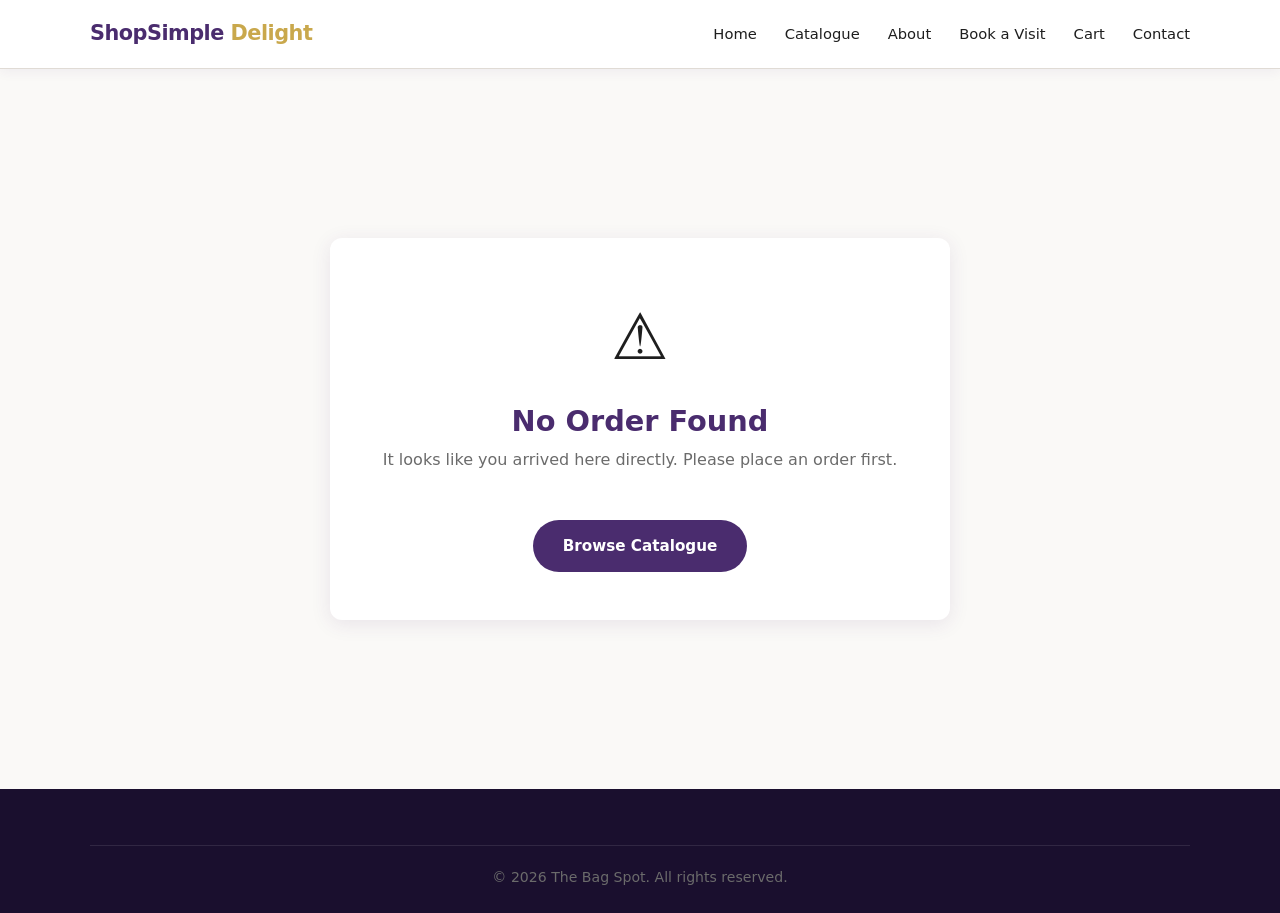
<file: OneDrive/Documents/aws-static-website/order-confirmation.html>
<!doctype html>
<html lang="en">
  <head>
    <meta charset="UTF-8" />
    <meta name="viewport" content="width=device-width, initial-scale=1.0" />
    <title>Order Confirmed — The Bag Spot</title>
    <link rel="stylesheet" href="css/style.css" />
  </head>
  <body>
    <!-- ===== NAVIGATION ===== -->
    <nav class="navbar">
      <div class="container">
        <a href="index.html" class="nav-brand"
          >ShopSimple <span>Delight</span></a
        >
        <ul class="nav-links">
          <li><a href="index.html">Home</a></li>
          <li><a href="catalogue.html">Catalogue</a></li>
          <li><a href="about.html">About</a></li>
          <li><a href="booking.html">Book a Visit</a></li>
          <li>
            <a href="cart.html" class="cart-link">
              Cart <span class="cart-count" style="display: none">0</span>
            </a>
          </li>
          <li><a href="contact.html">Contact</a></li>
        </ul>
        <button class="nav-toggle" aria-label="Toggle menu">
          <span></span><span></span><span></span>
        </button>
      </div>
    </nav>

    <!-- ===== CONFIRMATION ===== -->
    <div class="confirmation-page">
      <div class="confirmation-card" id="order-confirmation-content">
        <p>Loading your order details...</p>
      </div>
    </div>

    <!-- ===== FOOTER ===== -->
    <footer class="footer">
      <div class="container">
        <div class="footer-bottom">
          <p>&copy; 2026 The Bag Spot. All rights reserved.</p>
        </div>
      </div>
    </footer>

    <script src="js/products.js"></script>
    <script src="js/cart.js"></script>
    <script src="js/main.js"></script>
    <script>
      document.addEventListener("DOMContentLoaded", function () {
        const card = document.getElementById("order-confirmation-content");

        let order;
        try {
          order = JSON.parse(sessionStorage.getItem("ssd_order"));
        } catch (e) {
          order = null;
        }

        if (!order) {
          card.innerHTML = `
          <div class="confirmation-icon">⚠️</div>
          <h1>No Order Found</h1>
          <p>It looks like you arrived here directly. Please place an order first.</p>
          <a href="catalogue.html" class="btn btn-primary" style="margin-top:1rem">Browse Catalogue</a>`;
          return;
        }

        // Build ordered items list
        const itemsHtml = order.items
          .map(function (item) {
            return `<tr>
          <td>${item.name}</td>
          <td style="text-align:center">${item.qty}</td>
          <td style="text-align:right">${formatPrice(item.price * item.qty)}</td>
        </tr>`;
          })
          .join("");

        const fulfillmentLabel =
          order.fulfillment === "delivery"
            ? "Home Delivery"
            : "In-Store Pickup";

        card.innerHTML = `
        <div class="confirmation-icon">🎉</div>
        <h1>Order Received!</h1>
        <p>Thank you, <strong>${order.name}</strong>! Your order has been submitted successfully.</p>

        <div class="ref-badge">${order.ref}</div>

        <table class="detail-table" style="margin-bottom:1rem">
          <tr><td>Name</td><td>${order.name}</td></tr>
          <tr><td>Email</td><td>${order.email}</td></tr>
          <tr><td>Phone</td><td>${order.phone}</td></tr>
          <tr><td>Fulfilment</td><td>${fulfillmentLabel}</td></tr>
          ${order.address ? `<tr><td>Address</td><td>${order.address}</td></tr>` : ""}
          ${order.notes ? `<tr><td>Notes</td><td>${order.notes}</td></tr>` : ""}
        </table>

        <h3 style="color:var(--purple);text-align:left;margin-bottom:.75rem">Items Ordered</h3>
        <table style="width:100%;border-collapse:collapse;margin-bottom:1.5rem;font-size:.9rem">
          <thead>
            <tr style="border-bottom:2px solid var(--border)">
              <th style="text-align:left;padding:.5rem">Product</th>
              <th style="text-align:center;padding:.5rem">Qty</th>
              <th style="text-align:right;padding:.5rem">Subtotal</th>
            </tr>
          </thead>
          <tbody>${itemsHtml}</tbody>
          <tfoot>
            <tr style="border-top:2px solid var(--border)">
              <td colspan="2" style="padding:.75rem .5rem;font-weight:800;color:var(--purple)">Total</td>
              <td style="text-align:right;padding:.75rem .5rem;font-weight:800;color:var(--purple)">${formatPrice(order.total)}</td>
            </tr>
          </tfoot>
        </table>

        <div class="notice-box">
          <p>📞 <strong>What happens next?</strong> The The Bag Spot team will contact you at <strong>${order.phone}</strong> or <strong>${order.email}</strong> to confirm your order and arrange payment and ${order.fulfillment === "delivery" ? "delivery" : "pickup"}. Please keep your order reference safe.</p>
        </div>

        <div style="display:flex;gap:1rem;justify-content:center;flex-wrap:wrap">
          <a href="index.html" class="btn btn-primary">Back to Home</a>
          <a href="catalogue.html" class="btn btn-outline">Continue Shopping</a>
        </div>`;
      });
    </script>
  </body>
</html>
</file>
<file: OneDrive/Documents/aws-static-website/css/style.css>
/* =============================================
   The Bag Spot — Main Stylesheet
   Color palette:
     Primary:    #4a2c6e  (deep purple)
     Accent:     #c9a84c  (gold)
     Background: #faf9f7  (off-white)
     Surface:    #ffffff
     Text:       #1e1e1e  (dark charcoal)
     Muted:      #6b6b6b
   ============================================= */

/* ---------- Reset & Base ---------- */
*,
*::before,
*::after {
  box-sizing: border-box;
  margin: 0;
  padding: 0;
}

html {
  scroll-behavior: smooth;
  font-size: 16px;
}

body {
  font-family: "Space Grotesk", "Inter", system-ui, sans-serif;
  background: #faf9f7;
  color: #1e1e1e;
  line-height: 1.6;
}

img {
  max-width: 100%;
  display: block;
}
a {
  text-decoration: none;
  color: inherit;
}
ul {
  list-style: none;
}

/* ---------- CSS Variables ---------- */
:root {
  --purple: #4a2c6e;
  --purple-light: #6b3fa0;
  --gold: #c9a84c;
  --bg: #faf9f7;
  --white: #ffffff;
  --text: #1e1e1e;
  --muted: #6b6b6b;
  --border: #e0dbd5;
  --shadow: 0 4px 20px rgba(74, 44, 110, 0.1);
  --radius: 12px;
  --transition: 0.25s ease;
}

/* ---------- Typography ---------- */
h1,
h2,
h3,
h4 {
  font-weight: 700;
  line-height: 1.2;
}
h1 {
  font-size: clamp(2rem, 5vw, 3.2rem);
}
h2 {
  font-size: clamp(1.5rem, 3vw, 2.2rem);
}
h3 {
  font-size: 1.2rem;
}
p {
  color: var(--muted);
}

/* ---------- Utility ---------- */
.container {
  max-width: 1140px;
  margin: 0 auto;
  padding: 0 1.25rem;
}
.section {
  padding: 5rem 0;
}
.section-title {
  text-align: center;
  margin-bottom: 3rem;
}
.section-title h2 {
  color: var(--purple);
  margin-bottom: 0.5rem;
}
.section-title p {
  max-width: 560px;
  margin: 0 auto;
}
.text-gold {
  color: var(--gold);
}
.text-purple {
  color: var(--purple);
}
.hidden {
  display: none !important;
}

/* ---------- Buttons ---------- */
.btn {
  display: inline-block;
  padding: 0.75rem 1.75rem;
  border-radius: 50px;
  font-size: 0.95rem;
  font-weight: 600;
  cursor: pointer;
  border: 2px solid transparent;
  transition:
    background var(--transition),
    color var(--transition),
    transform var(--transition),
    box-shadow var(--transition);
}
.btn:hover {
  transform: translateY(-2px);
  box-shadow: 0 6px 18px rgba(74, 44, 110, 0.18);
}
.btn-primary {
  background: var(--purple);
  color: var(--white);
}
.btn-primary:hover {
  background: var(--purple-light);
}
.btn-outline {
  background: transparent;
  color: var(--purple);
  border-color: var(--purple);
}
.btn-outline:hover {
  background: var(--purple);
  color: var(--white);
}
.btn-gold {
  background: var(--gold);
  color: var(--white);
}
.btn-gold:hover {
  background: #b8943e;
}
.btn-sm {
  padding: 0.5rem 1.1rem;
  font-size: 0.85rem;
}
.btn-danger {
  background: #c0392b;
  color: var(--white);
  border-color: #c0392b;
}
.btn-danger:hover {
  background: #a93226;
}

/* ---------- Navigation ---------- */
.navbar {
  position: sticky;
  top: 0;
  z-index: 1000;
  background: var(--white);
  border-bottom: 1px solid var(--border);
  box-shadow: 0 2px 12px rgba(74, 44, 110, 0.07);
}
.navbar .container {
  display: flex;
  align-items: center;
  justify-content: space-between;
  height: 68px;
}
.nav-brand {
  font-size: 1.3rem;
  font-weight: 800;
  color: var(--purple);
  letter-spacing: -0.5px;
}
.nav-brand span {
  color: var(--gold);
}
.nav-links {
  display: flex;
  align-items: center;
  gap: 1.75rem;
}
.nav-links a {
  font-size: 0.92rem;
  font-weight: 500;
  color: var(--text);
  transition: color var(--transition);
  position: relative;
}
.nav-links a::after {
  content: "";
  position: absolute;
  bottom: -4px;
  left: 0;
  width: 0;
  height: 2px;
  background: var(--gold);
  transition: width var(--transition);
}
.nav-links a:hover,
.nav-links a.active {
  color: var(--purple);
}
.nav-links a:hover::after,
.nav-links a.active::after {
  width: 100%;
}
.cart-link {
  position: relative;
}
.cart-count {
  position: absolute;
  top: -8px;
  right: -10px;
  background: var(--gold);
  color: var(--white);
  font-size: 0.65rem;
  font-weight: 700;
  width: 18px;
  height: 18px;
  border-radius: 50%;
  display: flex;
  align-items: center;
  justify-content: center;
}
.nav-toggle {
  display: none;
  flex-direction: column;
  gap: 5px;
  background: none;
  border: none;
  cursor: pointer;
  padding: 4px;
}
.nav-toggle span {
  display: block;
  width: 24px;
  height: 2px;
  background: var(--purple);
  border-radius: 2px;
  transition:
    transform var(--transition),
    opacity var(--transition);
}

/* ---------- Hero ---------- */
.hero {
  background: linear-gradient(135deg, var(--purple) 0%, #2d1a45 100%);
  color: var(--white);
  padding: 7rem 0 5rem;
  position: relative;
  overflow: hidden;
}
.hero::before {
  content: "";
  position: absolute;
  inset: 0;
  background: url("data:image/svg+xml,%3Csvg width='60' height='60' viewBox='0 0 60 60' xmlns='http://www.w3.org/2000/svg'%3E%3Cg fill='none' fill-rule='evenodd'%3E%3Cg fill='%23ffffff' fill-opacity='0.03'%3E%3Cpath d='M36 34v-4h-2v4h-4v2h4v4h2v-4h4v-2h-4zm0-30V0h-2v4h-4v2h4v4h2V6h4V4h-4zM6 34v-4H4v4H0v2h4v4h2v-4h4v-2H6zM6 4V0H4v4H0v2h4v4h2V6h4V4H6z'/%3E%3C/g%3E%3C/g%3E%3C/svg%3E");
}
.hero .container {
  position: relative;
  display: flex;
  align-items: center;
  gap: 3rem;
}
.hero-content {
  flex: 1;
}
.hero-badge {
  display: inline-block;
  background: rgba(201, 168, 76, 0.2);
  color: var(--gold);
  border: 1px solid rgba(201, 168, 76, 0.4);
  padding: 0.35rem 1rem;
  border-radius: 50px;
  font-size: 0.8rem;
  font-weight: 600;
  letter-spacing: 1px;
  text-transform: uppercase;
  margin-bottom: 1.25rem;
}
.hero h1 {
  color: var(--white);
  margin-bottom: 1rem;
}
.hero h1 span {
  color: var(--gold);
}
.hero p {
  color: rgba(255, 255, 255, 0.8);
  font-size: 1.1rem;
  max-width: 480px;
  margin-bottom: 2rem;
}
.hero-buttons {
  display: flex;
  gap: 1rem;
  flex-wrap: wrap;
}
.hero-image {
  flex: 1;
  display: flex;
  justify-content: center;
}
.hero-image-placeholder {
  width: 380px;
  height: 420px;
  border-radius: 20px;
  background: rgba(255, 255, 255, 0.08);
  border: 2px dashed rgba(255, 255, 255, 0.2);
  display: flex;
  flex-direction: column;
  align-items: center;
  justify-content: center;
  color: rgba(255, 255, 255, 0.5);
  font-size: 0.85rem;
  text-align: center;
  gap: 0.5rem;
}
.hero-image-placeholder .placeholder-icon {
  font-size: 3rem;
}

/* ---------- Features strip ---------- */
.features-strip {
  background: var(--purple);
  color: var(--white);
  padding: 1.5rem 0;
}
.features-strip .container {
  display: flex;
  justify-content: center;
  gap: 3rem;
  flex-wrap: wrap;
}
.feature-item {
  display: flex;
  align-items: center;
  gap: 0.6rem;
  font-size: 0.9rem;
}
.feature-item .icon {
  font-size: 1.2rem;
}

/* ---------- Product Cards ---------- */
.products-grid {
  display: grid;
  grid-template-columns: repeat(auto-fill, minmax(260px, 1fr));
  gap: 1.75rem;
}
.product-card {
  background: var(--white);
  border-radius: var(--radius);
  box-shadow: var(--shadow);
  overflow: hidden;
  transition:
    transform var(--transition),
    box-shadow var(--transition);
}
.product-card:hover {
  transform: translateY(-6px);
  box-shadow: 0 12px 32px rgba(74, 44, 110, 0.15);
}
.product-image {
  width: 100%;
  height: 240px;
  object-fit: cover;
  background: #f0eaf8;
}
.product-image-placeholder {
  width: 100%;
  height: 240px;
  background: linear-gradient(135deg, #f0eaf8, #e8dff5);
  display: flex;
  flex-direction: column;
  align-items: center;
  justify-content: center;
  color: var(--purple);
  gap: 0.4rem;
  font-size: 0.8rem;
}
.product-image-placeholder .ph-icon {
  font-size: 2.5rem;
  opacity: 0.5;
}
.product-info {
  padding: 1.25rem;
}
.product-name {
  font-size: 1rem;
  font-weight: 700;
  color: var(--text);
  margin-bottom: 0.25rem;
}
.product-desc {
  font-size: 0.85rem;
  color: var(--muted);
  margin-bottom: 0.75rem;
  line-height: 1.5;
}
.product-price {
  font-size: 1.15rem;
  font-weight: 800;
  color: var(--purple);
  margin-bottom: 1rem;
}
.product-actions {
  display: flex;
  gap: 0.6rem;
}
.product-actions .btn {
  flex: 1;
  text-align: center;
}

/* ---------- Cart Badge on nav ---------- */
/* (already handled in .cart-count above) */

/* ---------- About / Story ---------- */
.about-grid {
  display: grid;
  grid-template-columns: 1fr 1fr;
  gap: 4rem;
  align-items: center;
}
.about-image-wrap {
  border-radius: var(--radius);
  overflow: hidden;
  box-shadow: var(--shadow);
}
.about-image-placeholder {
  height: 420px;
  background: linear-gradient(135deg, #f0eaf8, #e8dff5);
  display: flex;
  flex-direction: column;
  align-items: center;
  justify-content: center;
  color: var(--purple);
  gap: 0.5rem;
  font-size: 0.85rem;
}
.about-content h2 {
  color: var(--purple);
  margin-bottom: 1rem;
}
.about-content p {
  margin-bottom: 1rem;
}
.about-values {
  display: grid;
  grid-template-columns: 1fr 1fr;
  gap: 1rem;
  margin-top: 1.5rem;
}
.value-item {
  background: var(--white);
  border-radius: 10px;
  padding: 1rem;
  border-left: 3px solid var(--gold);
  box-shadow: var(--shadow);
}
.value-item h4 {
  color: var(--purple);
  font-size: 0.9rem;
  margin-bottom: 0.25rem;
}
.value-item p {
  font-size: 0.82rem;
}

/* ---------- Problem / Solution section ---------- */
.problem-section {
  background: var(--purple);
  color: var(--white);
}
.problem-section .section-title h2 {
  color: var(--white);
}
.problem-section .section-title p {
  color: rgba(255, 255, 255, 0.75);
}
.problem-grid {
  display: grid;
  grid-template-columns: 1fr 1fr;
  gap: 2rem;
}
.problem-card,
.solution-card {
  background: rgba(255, 255, 255, 0.08);
  border-radius: var(--radius);
  padding: 1.75rem;
  border: 1px solid rgba(255, 255, 255, 0.12);
}
.problem-card h3,
.solution-card h3 {
  color: var(--gold);
  margin-bottom: 1rem;
}
.problem-card li,
.solution-card li {
  color: rgba(255, 255, 255, 0.85);
  font-size: 0.9rem;
  padding: 0.4rem 0;
  border-bottom: 1px solid rgba(255, 255, 255, 0.08);
  display: flex;
  align-items: center;
  gap: 0.6rem;
}
.problem-card li::before {
  content: "✗";
  color: #e74c3c;
  font-weight: 700;
}
.solution-card li::before {
  content: "✓";
  color: #2ecc71;
  font-weight: 700;
}

/* ---------- Forms ---------- */
.form-section {
  max-width: 680px;
  margin: 0 auto;
}
.form-card {
  background: var(--white);
  border-radius: var(--radius);
  padding: 2.5rem;
  box-shadow: var(--shadow);
}
.form-group {
  margin-bottom: 1.25rem;
}
.form-row {
  display: grid;
  grid-template-columns: 1fr 1fr;
  gap: 1.25rem;
}
label {
  display: block;
  font-size: 0.88rem;
  font-weight: 600;
  color: var(--text);
  margin-bottom: 0.4rem;
}
input,
select,
textarea {
  width: 100%;
  padding: 0.75rem 1rem;
  border: 1.5px solid var(--border);
  border-radius: 8px;
  font-size: 0.95rem;
  font-family: inherit;
  color: var(--text);
  background: var(--white);
  transition:
    border-color var(--transition),
    box-shadow var(--transition);
}
input:focus,
select:focus,
textarea:focus {
  outline: none;
  border-color: var(--purple);
  box-shadow: 0 0 0 3px rgba(74, 44, 110, 0.1);
}
textarea {
  resize: vertical;
  min-height: 110px;
}
.field-error {
  font-size: 0.8rem;
  color: #c0392b;
  margin-top: 0.3rem;
  display: none;
}
.field-error.show {
  display: block;
}
input.error,
select.error,
textarea.error {
  border-color: #c0392b;
}
.radio-group {
  display: flex;
  gap: 1.5rem;
  flex-wrap: wrap;
}
.radio-label {
  display: flex;
  align-items: center;
  gap: 0.5rem;
  font-weight: 400;
  cursor: pointer;
}
.radio-label input {
  width: auto;
}

/* ---------- Checkout / Cart ---------- */
.checkout-layout {
  display: grid;
  grid-template-columns: 1fr 380px;
  gap: 2rem;
  align-items: start;
}
.order-summary-card {
  background: var(--white);
  border-radius: var(--radius);
  padding: 1.75rem;
  box-shadow: var(--shadow);
  position: sticky;
  top: 90px;
}
.order-summary-card h3 {
  color: var(--purple);
  margin-bottom: 1.25rem;
  padding-bottom: 0.75rem;
  border-bottom: 1px solid var(--border);
}
.summary-item {
  display: flex;
  justify-content: space-between;
  align-items: center;
  padding: 0.6rem 0;
  border-bottom: 1px solid var(--border);
  font-size: 0.9rem;
}
.summary-item:last-of-type {
  border-bottom: none;
}
.summary-total {
  display: flex;
  justify-content: space-between;
  font-weight: 800;
  font-size: 1.1rem;
  color: var(--purple);
  padding-top: 0.75rem;
  border-top: 2px solid var(--border);
  margin-top: 0.5rem;
}
.cart-table {
  width: 100%;
  border-collapse: collapse;
}
.cart-table th {
  text-align: left;
  padding: 0.75rem;
  font-size: 0.85rem;
  color: var(--muted);
  border-bottom: 2px solid var(--border);
}
.cart-table td {
  padding: 0.85rem 0.75rem;
  border-bottom: 1px solid var(--border);
  vertical-align: middle;
}
.cart-item-name {
  font-weight: 600;
  font-size: 0.95rem;
}
.qty-control {
  display: flex;
  align-items: center;
  gap: 0.5rem;
}
.qty-btn {
  width: 28px;
  height: 28px;
  border-radius: 50%;
  border: 1.5px solid var(--border);
  background: var(--white);
  cursor: pointer;
  font-size: 1rem;
  font-weight: 700;
  display: flex;
  align-items: center;
  justify-content: center;
  transition:
    background var(--transition),
    border-color var(--transition);
}
.qty-btn:hover {
  background: var(--purple);
  color: var(--white);
  border-color: var(--purple);
}
.cart-empty {
  text-align: center;
  padding: 4rem 1rem;
}
.cart-empty .empty-icon {
  font-size: 4rem;
  margin-bottom: 1rem;
}
.cart-footer {
  display: flex;
  justify-content: space-between;
  align-items: center;
  margin-top: 1.5rem;
  flex-wrap: wrap;
  gap: 1rem;
}
.cart-totals {
  text-align: right;
}
.cart-totals .total-line {
  font-size: 0.9rem;
  color: var(--muted);
  margin-bottom: 0.25rem;
}
.cart-totals .grand-total {
  font-size: 1.3rem;
  font-weight: 800;
  color: var(--purple);
}

/* ---------- Confirmation Pages ---------- */
.confirmation-page {
  min-height: 80vh;
  display: flex;
  align-items: center;
  justify-content: center;
  padding: 3rem 1rem;
}
.confirmation-card {
  background: var(--white);
  border-radius: var(--radius);
  padding: 3rem;
  box-shadow: var(--shadow);
  max-width: 620px;
  width: 100%;
  text-align: center;
}
.confirmation-icon {
  font-size: 4rem;
  margin-bottom: 1rem;
}
.confirmation-card h1 {
  color: var(--purple);
  margin-bottom: 0.5rem;
  font-size: 1.8rem;
}
.confirmation-card > p {
  margin-bottom: 2rem;
}
.ref-badge {
  display: inline-block;
  background: #f0eaf8;
  color: var(--purple);
  border: 1.5px solid var(--purple);
  border-radius: 8px;
  padding: 0.6rem 1.5rem;
  font-size: 1.1rem;
  font-weight: 800;
  letter-spacing: 1px;
  margin-bottom: 2rem;
}
.detail-table {
  width: 100%;
  text-align: left;
  border-collapse: collapse;
  margin-bottom: 1.5rem;
}
.detail-table td {
  padding: 0.6rem 0.5rem;
  border-bottom: 1px solid var(--border);
  font-size: 0.9rem;
}
.detail-table td:first-child {
  font-weight: 600;
  color: var(--text);
  width: 45%;
}
.detail-table td:last-child {
  color: var(--muted);
}
.notice-box {
  background: #f0eaf8;
  border-left: 4px solid var(--gold);
  border-radius: 8px;
  padding: 1rem 1.25rem;
  text-align: left;
  margin-bottom: 1.5rem;
}
.notice-box p {
  font-size: 0.88rem;
  color: var(--text);
}

/* ---------- Contact ---------- */
.contact-layout {
  display: grid;
  grid-template-columns: 1fr 1.4fr;
  gap: 3rem;
  align-items: start;
}
.contact-info-card {
  background: var(--purple);
  color: var(--white);
  border-radius: var(--radius);
  padding: 2.5rem;
}
.contact-info-card h3 {
  color: var(--gold);
  margin-bottom: 1.5rem;
}
.contact-detail {
  display: flex;
  gap: 1rem;
  margin-bottom: 1.25rem;
  align-items: flex-start;
}
.contact-detail .icon {
  font-size: 1.3rem;
  margin-top: 0.1rem;
}
.contact-detail h4 {
  font-size: 0.88rem;
  color: rgba(255, 255, 255, 0.6);
  margin-bottom: 0.2rem;
}
.contact-detail p {
  color: var(--white);
  font-size: 0.92rem;
}
.hours-grid {
  display: grid;
  grid-template-columns: 1fr 1fr;
  gap: 0.4rem;
  margin-top: 0.5rem;
}
.hours-grid span {
  font-size: 0.85rem;
  color: rgba(255, 255, 255, 0.8);
}

/* ---------- Footer ---------- */
.footer {
  background: #1a0f2e;
  color: rgba(255, 255, 255, 0.7);
  padding: 3.5rem 0 1.5rem;
}
.footer-grid {
  display: grid;
  grid-template-columns: 2fr 1fr 1fr;
  gap: 3rem;
  margin-bottom: 2.5rem;
}
.footer-brand {
  font-size: 1.2rem;
  font-weight: 800;
  color: var(--white);
  margin-bottom: 0.75rem;
}
.footer-brand span {
  color: var(--gold);
}
.footer p {
  font-size: 0.88rem;
}
.footer h4 {
  color: var(--white);
  font-size: 0.95rem;
  margin-bottom: 1rem;
}
.footer-links li {
  margin-bottom: 0.5rem;
}
.footer-links a {
  font-size: 0.88rem;
  color: rgba(255, 255, 255, 0.65);
  transition: color var(--transition);
}
.footer-links a:hover {
  color: var(--gold);
}
.footer-bottom {
  border-top: 1px solid rgba(255, 255, 255, 0.1);
  padding-top: 1.25rem;
  text-align: center;
  font-size: 0.82rem;
}

/* ---------- Page Header ---------- */
.page-header {
  background: linear-gradient(135deg, var(--purple), #2d1a45);
  color: var(--white);
  padding: 4rem 0 3rem;
  text-align: center;
}
.page-header h1 {
  color: var(--white);
  margin-bottom: 0.5rem;
}
.page-header p {
  color: rgba(255, 255, 255, 0.75);
  font-size: 1.05rem;
}

/* ---------- Alerts ---------- */
.alert {
  padding: 1rem 1.25rem;
  border-radius: 8px;
  margin-bottom: 1.25rem;
  font-size: 0.9rem;
  display: flex;
  align-items: center;
  gap: 0.6rem;
}
.alert-success {
  background: #d4edda;
  color: #155724;
  border: 1px solid #c3e6cb;
}
.alert-error {
  background: #f8d7da;
  color: #721c24;
  border: 1px solid #f5c6cb;
}

/* ---------- Animations ---------- */
@keyframes fadeInUp {
  from {
    opacity: 0;
    transform: translateY(24px);
  }
  to {
    opacity: 1;
    transform: translateY(0);
  }
}
.fade-in-up {
  animation: fadeInUp 0.55s ease both;
}
.delay-1 {
  animation-delay: 0.1s;
}
.delay-2 {
  animation-delay: 0.2s;
}
.delay-3 {
  animation-delay: 0.3s;
}

/* ---------- Responsive ---------- */
@media (max-width: 900px) {
  .hero .container {
    flex-direction: column;
    text-align: center;
  }
  .hero p {
    margin: 0 auto 2rem;
  }
  .hero-buttons {
    justify-content: center;
  }
  .hero-image {
    display: none;
  }
  .about-grid {
    grid-template-columns: 1fr;
  }
  .problem-grid {
    grid-template-columns: 1fr;
  }
  .checkout-layout {
    grid-template-columns: 1fr;
  }
  .contact-layout {
    grid-template-columns: 1fr;
  }
  .footer-grid {
    grid-template-columns: 1fr 1fr;
  }
}
@media (max-width: 640px) {
  .nav-links {
    display: none;
    flex-direction: column;
    position: absolute;
    top: 68px;
    left: 0;
    right: 0;
    background: var(--white);
    padding: 1.5rem;
    border-bottom: 1px solid var(--border);
    gap: 1.25rem;
    box-shadow: 0 8px 24px rgba(0, 0, 0, 0.08);
  }
  .nav-links.open {
    display: flex;
  }
  .nav-toggle {
    display: flex;
  }
  .form-row {
    grid-template-columns: 1fr;
  }
  .footer-grid {
    grid-template-columns: 1fr;
  }
  .about-values {
    grid-template-columns: 1fr;
  }
  .cart-table thead {
    display: none;
  }
  .cart-table td {
    display: block;
    padding: 0.4rem 0.75rem;
  }
  .cart-table td::before {
    content: attr(data-label);
    font-weight: 600;
    font-size: 0.8rem;
    color: var(--muted);
    display: block;
  }
}
</file>
